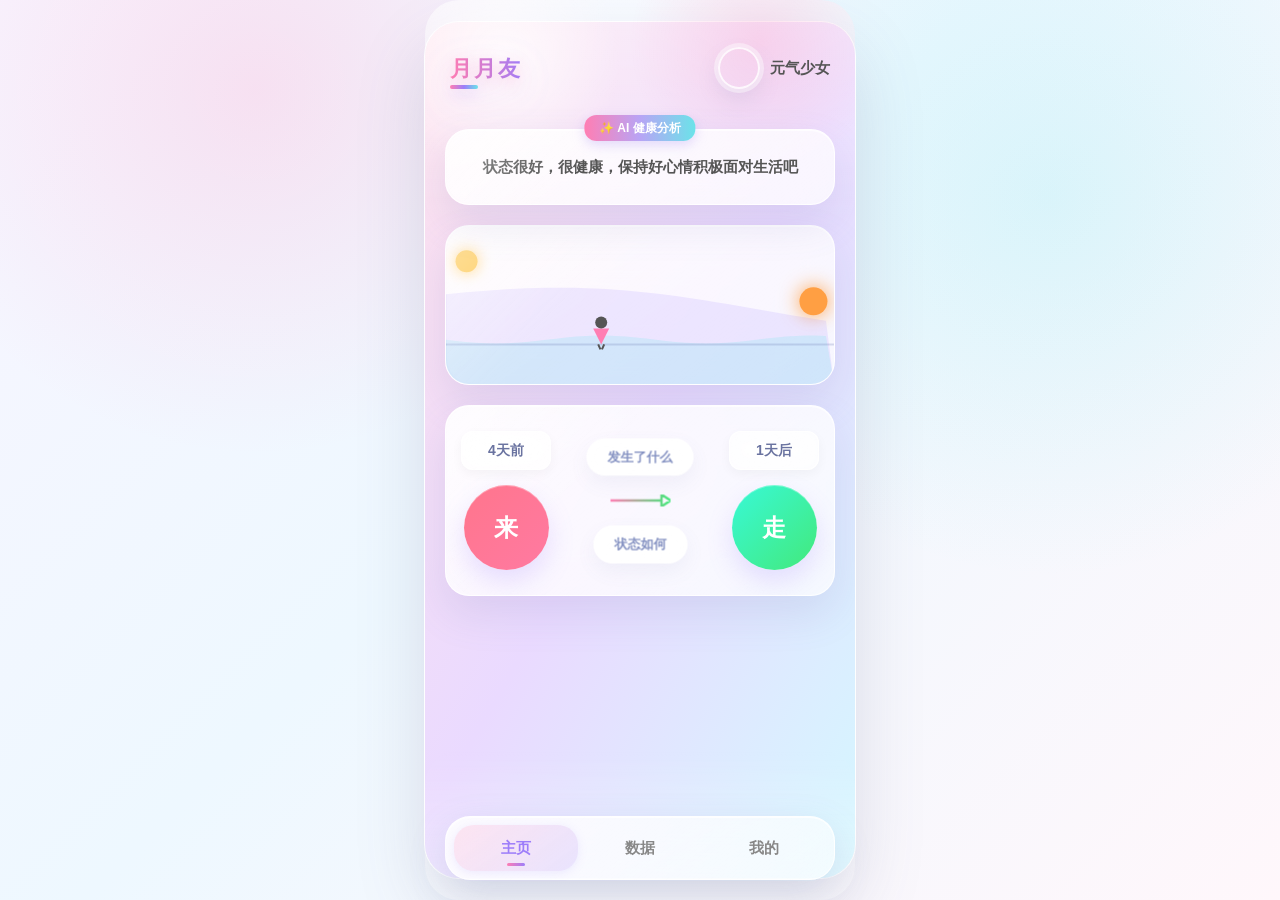
<file: docs/dev-ops/nagix/index.html>
<!DOCTYPE html>
<html lang="zh-CN">
<head>
    <meta charset="UTF-8">
    <meta name="viewport" content="width=device-width, initial-scale=1.0, maximum-scale=1.0, user-scalable=no">
    <title>健康管理 - 月月友</title>
    <link rel="stylesheet" href="css/index.css">
    <link rel="stylesheet" href="css/phone-shell.css">
    <link rel="stylesheet" href="css/polish.css">
</head>
<body>

<div class="header">
    <div class="app-title">月月友</div>
    <div class="header-controls">
        <div class="avatar-container">
            <div class="avatar" id="user-avatar"></div>
            <div class="username" id="user-name">加载中...</div>
        </div>
    </div>
</div>

<div class="content-scroll">

    <div class="glass-panel ai-card">
        <div class="ai-text" id="ai-suggestion">正在分析您的健康状态...</div>
    </div>

    <div class="glass-panel no-padding animation-container">
        <canvas id="journeyCanvas"></canvas>
    </div>

    <div class="glass-panel action-area" id="action-area">
        <div class="action-col">
            <div class="date-box" id="date-come">--月--日</div>
            <button class="circle-btn btn-come" id="btn-come">来</button>
        </div>
        <div class="center-col">
            <div class="cloud-btn" id="btn-what">发生了什么</div>
            <div class="arrow"></div>
            <div class="cloud-btn" id="btn-status">状态如何</div>
        </div>
        <div class="action-col">
            <div class="date-box" id="date-go">--月--日</div>
            <button class="circle-btn btn-go" id="btn-go">走</button>
        </div>
    </div>

</div>

<div class="bottom-nav">
    <div class="nav-item active" data-href="index.html" role="button" tabindex="0">主页</div>
    <div class="nav-item" data-href="data.html" role="button" tabindex="0">数据</div>
    <div class="nav-item" data-href="mine.html" role="button" tabindex="0">我的</div>
</div>

<div class="modal-overlay" id="custom-modal">
    <div class="glass-box">
        <div class="modal-title">提示</div>
        <div class="modal-msg" id="modal-msg">确认操作吗？</div>
        <div class="modal-actions">
            <button class="modal-btn modal-btn-cancel" id="modal-cancel">取消</button>
            <button class="modal-btn modal-btn-confirm" id="modal-confirm">确认</button>
        </div>
    </div>
</div>

<div class="modal-overlay" id="symptom-record-modal">
    <div class="glass-box">
        <div class="close-btn" data-close="symptom-record-modal" role="button" tabindex="0">×</div>
        <div class="modal-title modal-title-tight">今日状态打卡</div>
        <div class="symptom-list">
            <div class="symptom-row" data-symptom="pain" role="button" tabindex="0">
                <span class="symptom-label">痛经程度</span>
                <div class="symptom-val" id="val-pain">正常</div>
            </div>
            <div class="symptom-row" data-symptom="flow" role="button" tabindex="0">
                <span class="symptom-label">流量大小</span>
                <div class="symptom-val" id="val-flow">正常</div>
            </div>
            <div class="symptom-row" data-symptom="mood" role="button" tabindex="0">
                <span class="symptom-label">心情状态</span>
                <div class="symptom-val" id="val-mood">开心</div>
            </div>
            <div class="symptom-row" data-symptom="note" role="button" tabindex="0">
                <span class="symptom-label">额外备注</span>
                <div class="symptom-val symptom-note-preview" id="val-note">无</div>
            </div>
        </div>
        <button class="record-submit-btn" id="btn-submit-symptom">记录完成</button>
    </div>
</div>

<div class="modal-overlay" id="symptom-options-modal">
    <div class="glass-box symptom-options-box">
        <div class="close-btn" data-close="symptom-options-modal" role="button" tabindex="0">×</div>
        <div class="options-container" id="options-container">
        </div>
    </div>
</div>

<div class="modal-overlay" id="symptom-note-modal">
    <div class="glass-box">
        <div class="modal-title">写点悄悄话</div>
        <textarea class="note-input" id="note-textarea" placeholder="今天感觉怎么样？写在这里吧..."></textarea>
        <div class="modal-actions">
            <button class="modal-btn modal-btn-cancel" data-close="symptom-note-modal">返回</button>
            <button class="modal-btn modal-btn-confirm" id="btn-save-note">保存</button>
        </div>
    </div>
</div>
<script src="js/ui-enhance.js"></script>
<script src="js/index.js"></script>
</body>
</html>
</file>
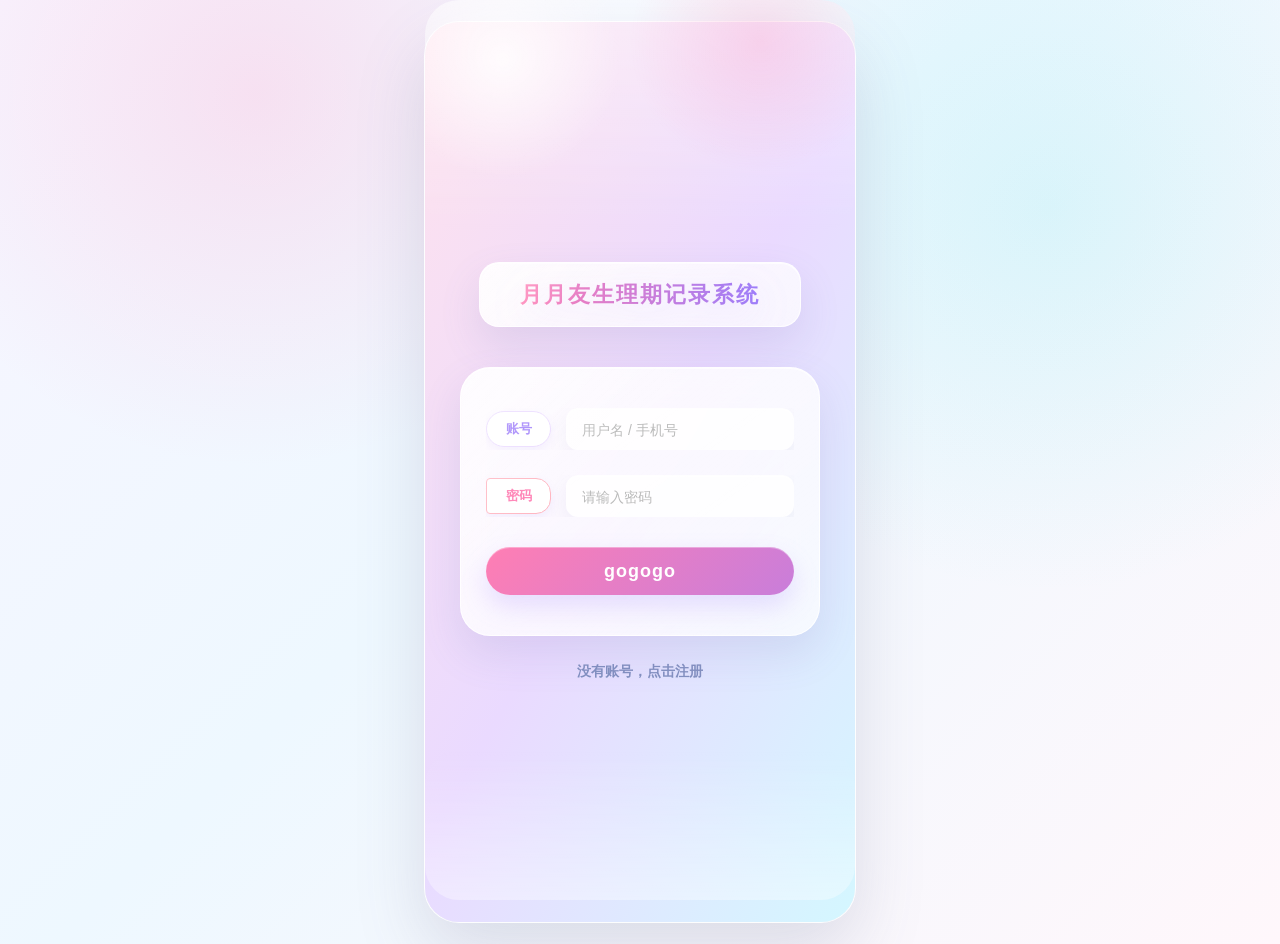
<file: docs/dev-ops/nginx/index.html>
﻿<!DOCTYPE html>
<html lang="zh-CN">
<head>
    <meta charset="UTF-8">
    <meta name="viewport" content="width=device-width, initial-scale=1.0, maximum-scale=1.0, user-scalable=no">
    <title>健康管理 - 月月友</title>
    <link rel="stylesheet" href="css/index.css">
    <link rel="stylesheet" href="css/phone-shell.css">
    <link rel="stylesheet" href="css/polish.css">
</head>
<body>

<div class="header">
    <div class="app-title">月月友</div>
    <div class="header-controls">
        <div class="avatar-container">
            <div class="avatar" id="user-avatar"></div>
            <div class="username" id="user-name">加载中...</div>
        </div>
    </div>
</div>

<div class="content-scroll">

    <div class="glass-panel ai-card" id="ai-advice-card" role="button" tabindex="0">
        <div class="ai-text" id="ai-suggestion">正在分析您的健康状态...</div>
    </div>

    <div class="glass-panel no-padding animation-container">
        <canvas id="journeyCanvas"></canvas>
    </div>

    <div class="glass-panel action-area" id="action-area">
        <div class="action-col">
            <div class="date-box" id="date-come">--月--日</div>
            <button class="circle-btn btn-come" id="btn-come">来</button>
        </div>
        <div class="center-col">
            <div class="cloud-btn" id="btn-what">发生了什么</div>
            <div class="arrow"></div>
            <div class="cloud-btn" id="btn-status">状态如何</div>
        </div>
        <div class="action-col">
            <div class="date-box" id="date-go">--月--日</div>
            <button class="circle-btn btn-go" id="btn-go">走</button>
        </div>
    </div>

</div>

<div class="bottom-nav">
    <div class="nav-item active" data-href="index.html" role="button" tabindex="0">主页</div>
    <div class="nav-item" data-href="data.html" role="button" tabindex="0">数据</div>
    <div class="nav-item" data-href="mine.html" role="button" tabindex="0">我的</div>
</div>

<div class="modal-overlay" id="custom-modal">
    <div class="glass-box">
        <div class="modal-title">提示</div>
        <div class="modal-msg" id="modal-msg">确认操作吗？</div>
        <div class="modal-actions">
            <button class="modal-btn modal-btn-cancel" id="modal-cancel">取消</button>
            <button class="modal-btn modal-btn-confirm" id="modal-confirm">确认</button>
        </div>
    </div>
</div>

<div class="modal-overlay" id="symptom-record-modal">
    <div class="glass-box">
        <div class="close-btn" data-close="symptom-record-modal" role="button" tabindex="0">×</div>
        <div class="modal-title modal-title-tight">今日状态打卡</div>
        <div class="symptom-list">
            <div class="symptom-row" data-symptom="pain" role="button" tabindex="0">
                <span class="symptom-label">痛经程度</span>
                <div class="symptom-val" id="val-pain">正常</div>
            </div>
            <div class="symptom-row" data-symptom="flow" role="button" tabindex="0">
                <span class="symptom-label">流量大小</span>
                <div class="symptom-val" id="val-flow">正常</div>
            </div>
            <div class="symptom-row" data-symptom="mood" role="button" tabindex="0">
                <span class="symptom-label">心情状态</span>
                <div class="symptom-val" id="val-mood">开心</div>
            </div>
            <div class="symptom-row" data-symptom="note" role="button" tabindex="0">
                <span class="symptom-label">额外备注</span>
                <div class="symptom-val symptom-note-preview" id="val-note">无</div>
            </div>
        </div>
        <button class="record-submit-btn" id="btn-submit-symptom">记录完成</button>
    </div>
</div>

<div class="modal-overlay" id="symptom-options-modal">
    <div class="glass-box symptom-options-box">
        <div class="close-btn" data-close="symptom-options-modal" role="button" tabindex="0">×</div>
        <div class="options-container" id="options-container">
        </div>
    </div>
</div>

<div class="modal-overlay" id="symptom-note-modal">
    <div class="glass-box">
        <div class="modal-title">写点悄悄话</div>
        <textarea class="note-input" id="note-textarea" placeholder="今天感觉怎么样？写在这里吧..."></textarea>
        <div class="modal-actions">
            <button class="modal-btn modal-btn-cancel" data-close="symptom-note-modal">返回</button>
            <button class="modal-btn modal-btn-confirm" id="btn-save-note">保存</button>
        </div>
    </div>
</div>
<script src="js/ui-enhance.js"></script>
<script src="js/index.js"></script>
</body>
</html>
</file>
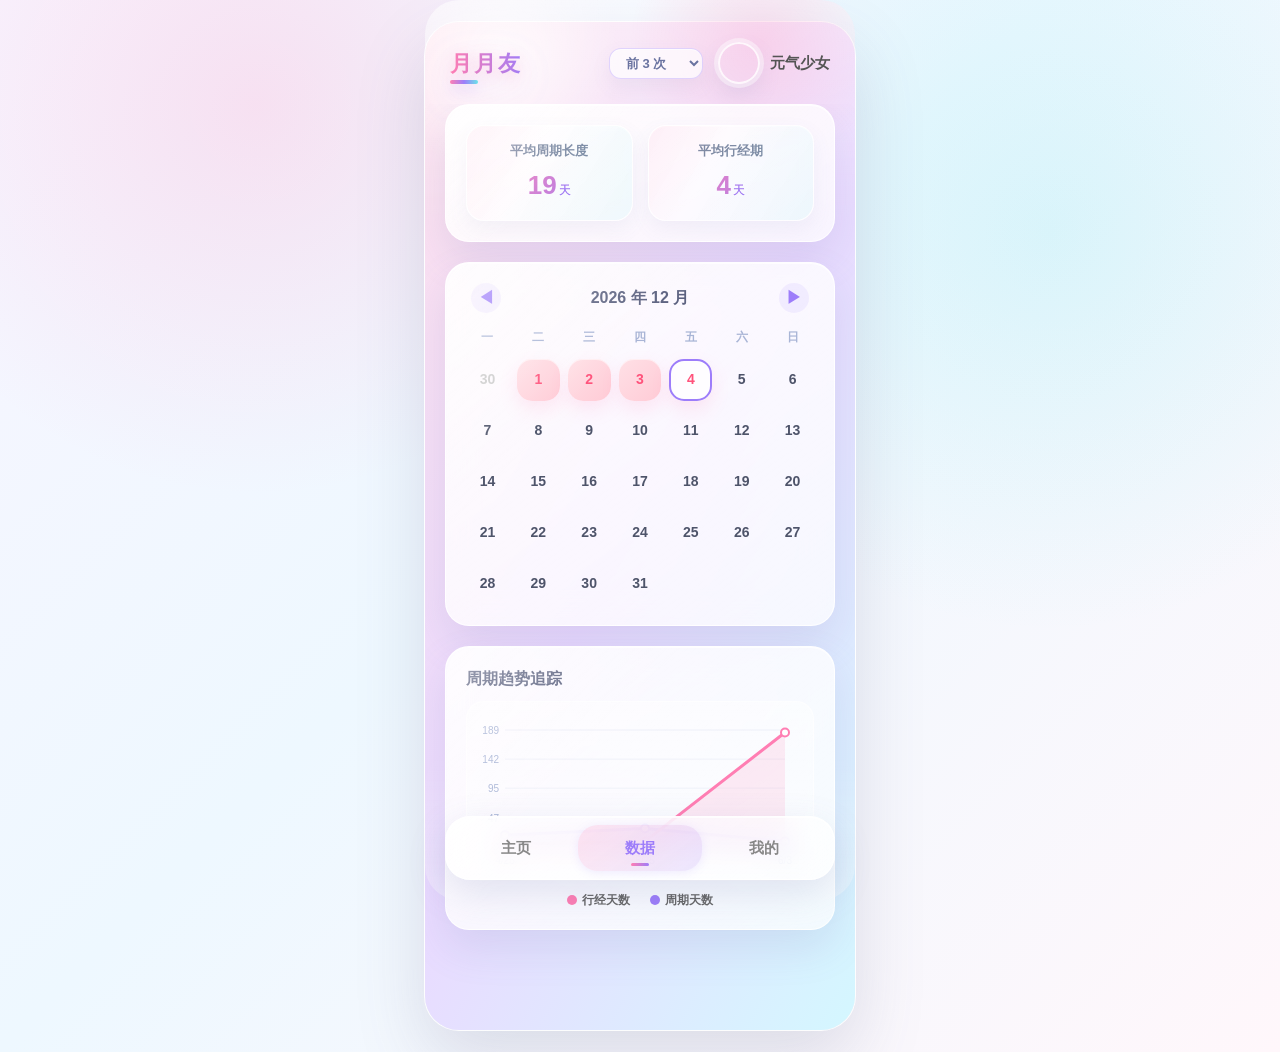
<file: docs/dev-ops/nagix/data.html>
<!DOCTYPE html>
<html lang="zh-CN">
<head>
    <meta charset="UTF-8">
    <meta name="viewport" content="width=device-width, initial-scale=1.0, maximum-scale=1.0, user-scalable=no">
    <title>数据中心 - 月月友</title>
    <link rel="stylesheet" href="css/data.css">
    <link rel="stylesheet" href="css/phone-shell.css">
    <link rel="stylesheet" href="css/polish.css">
</head>
<body>

<div class="header">
    <div class="app-title">月月友</div>
    <div class="header-controls">
        <select class="count-select" id="countSelector">
            <option value="3" selected>前 3 次</option>
            <option value="5">前 5 次</option>
            <option value="10">前 10 次</option>
        </select>
        <div class="avatar-container">
            <div class="avatar" id="user-avatar"></div>
            <div class="username" id="user-name">加载中...</div>
        </div>
    </div>
</div>

<div class="content-scroll">
    <div class="glass-panel stats-grid">
        <div class="stat-box">
            <div class="stat-label">平均周期长度</div>
            <div class="stat-val" id="avg-cycle">--<span class="stat-unit">天</span></div>
        </div>
        <div class="stat-box">
            <div class="stat-label">平均行经期</div>
            <div class="stat-val" id="avg-period">--<span class="stat-unit">天</span></div>
        </div>
    </div>

    <div class="glass-panel" id="calendarPanel">
        <div class="cal-header">
            <button class="cal-nav-btn" id="btn-prev-month">◀</button>
            <div class="cal-title" id="calendar-title">2026 年 06 月</div>
            <button class="cal-nav-btn" id="btn-next-month">▶</button>
        </div>
        <div class="calendar-grid" id="calendarGrid">
        </div>
    </div>

    <div class="glass-panel">
        <div class="cal-title chart-title">周期趋势追踪</div>
        <div class="chart-container">
            <canvas id="trendChart"></canvas>
        </div>
        <div class="chart-legend">
            <div class="legend-item"><div class="dot-period"></div>行经天数</div>
            <div class="legend-item"><div class="dot-interval"></div>周期天数</div>
        </div>
    </div>
</div>

<div class="bottom-nav">
    <div class="nav-item" data-href="index.html" role="button" tabindex="0">主页</div>
    <div class="nav-item active" data-href="data.html" role="button" tabindex="0">数据</div>
    <div class="nav-item" data-href="mine.html" role="button" tabindex="0">我的</div>
</div>
<script src="js/ui-enhance.js"></script>
<script src="js/data.js"></script>
</body>
</html>
</file>
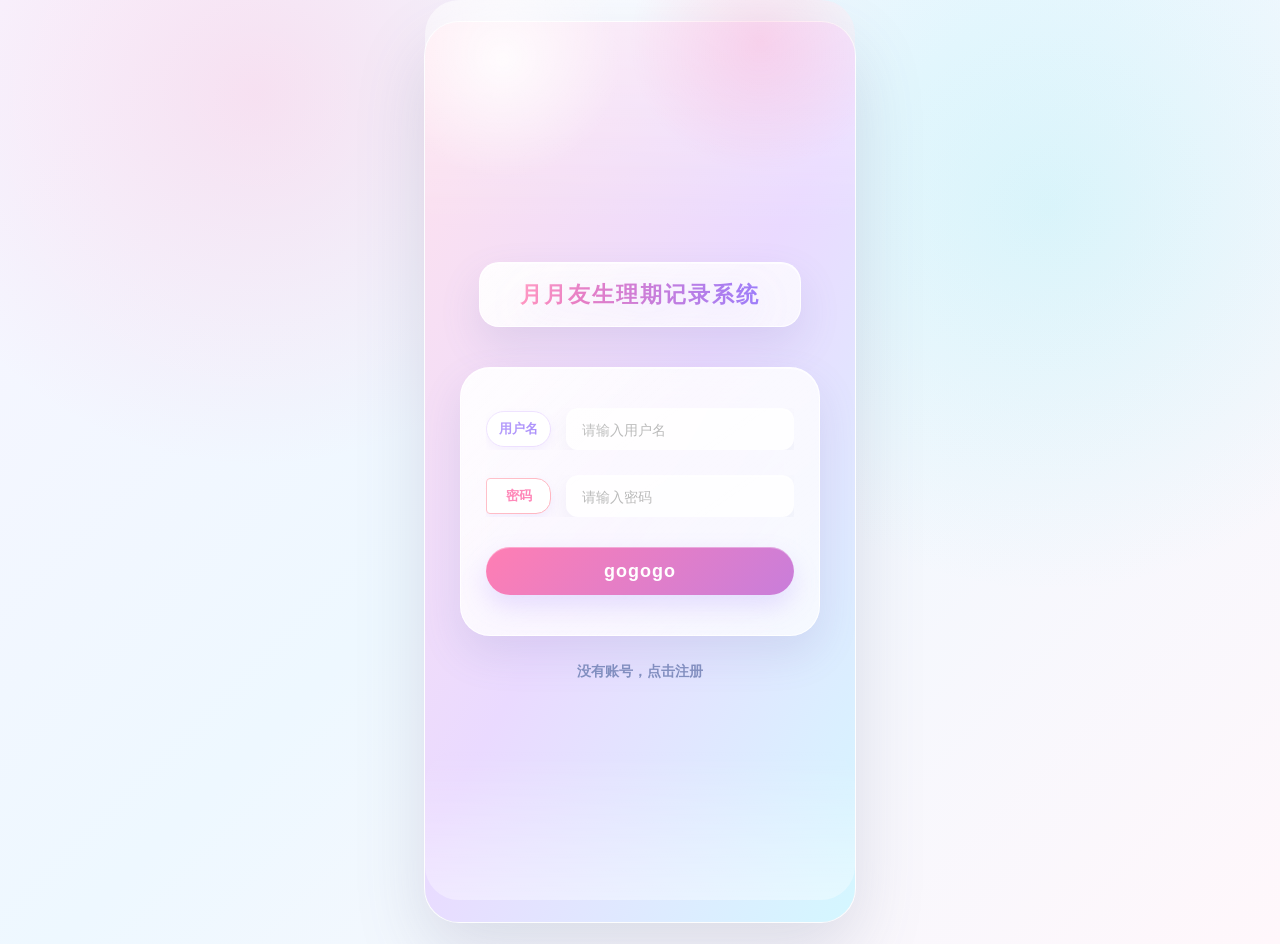
<file: docs/dev-ops/nagix/login.html>
<!DOCTYPE html>
<html lang="zh-CN">
<head>
    <meta charset="UTF-8">
    <meta name="viewport" content="width=device-width, initial-scale=1.0, maximum-scale=1.0, user-scalable=no">
    <title>月月友 - 登录与注册</title>
    <link rel="stylesheet" href="css/login.css">
    <link rel="stylesheet" href="css/phone-shell.css">
    <link rel="stylesheet" href="css/polish.css">
</head>
<body>

<div class="system-title-card">
    <div class="system-title">月月友生理期记录系统</div>
</div>

<div class="auth-card">
    <div class="input-group">
        <div class="label-shape shape-cloud">用户名</div>
        <input type="text" id="inp-username" class="custom-input" placeholder="请输入用户名" autocomplete="off">
    </div>

    <div class="input-group hidden" id="group-phone">
        <div class="label-shape shape-flag">电话</div>
        <input type="tel" id="inp-phone" class="custom-input" placeholder="请输入手机号" autocomplete="off">
    </div>

    <div class="input-group">
        <div class="label-shape shape-paper">密码</div>
        <input type="password" id="inp-password" class="custom-input" placeholder="请输入密码">
    </div>

    <div class="password-hint" id="pwd-hint">
        <span class="hint-item" id="hint-len">至少8个字符</span>
        <span class="hint-item" id="hint-letter">包含字母 (a-z, A-Z)</span>
        <span class="hint-item" id="hint-num">包含数字 (0-9)</span>
        <span class="hint-item" id="hint-sym">包含符号 (如 !@#$%)</span>
    </div>

    <button class="submit-btn" id="btn-submit">gogogo</button>
</div>

<div class="toggle-text" id="btn-toggle">没有账号，点击注册</div>

<div class="modal-overlay" id="custom-modal">
    <div class="modal-box">
        <div class="modal-title">提示</div>
        <div class="modal-msg" id="modal-msg">...</div>
        <div class="modal-actions">
            <button class="modal-btn modal-btn-confirm" id="modal-confirm">我知道了</button>
        </div>
    </div>
</div>
<script src="js/ui-enhance.js"></script>
<script src="js/login.js"></script>
</body>
</html>
</file>
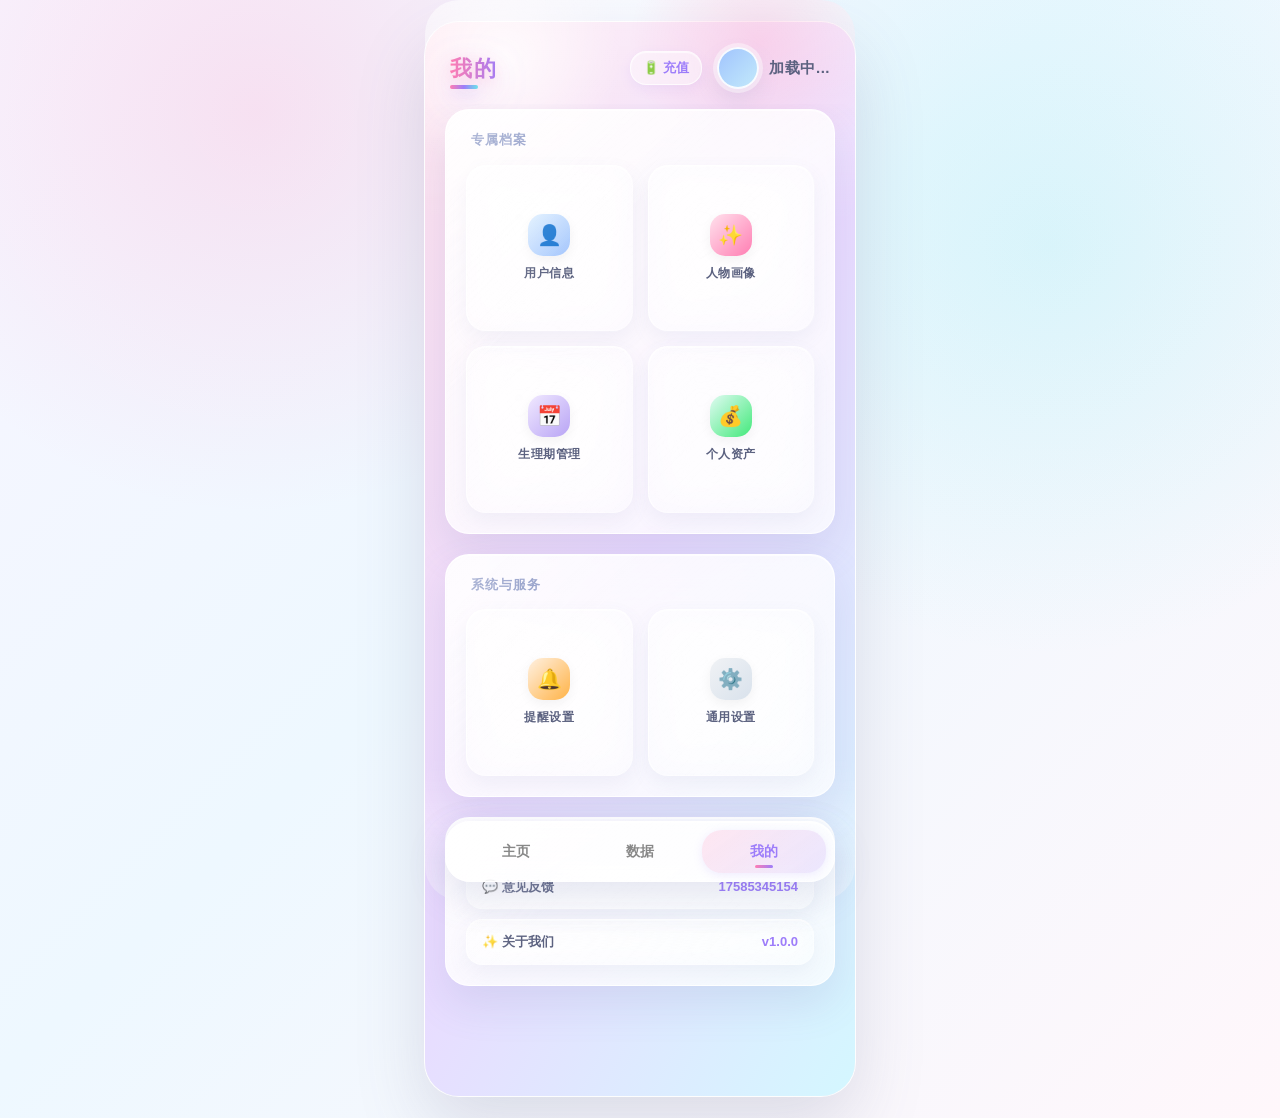
<file: docs/dev-ops/nagix/mine.html>
<!DOCTYPE html>
<html lang="zh-CN">
<head>
    <meta charset="UTF-8">
    <meta name="viewport" content="width=device-width, initial-scale=1.0, maximum-scale=1.0, user-scalable=no">
    <title>我的 - 月月友</title>
    <link rel="stylesheet" href="css/mine.css">
    <link rel="stylesheet" href="css/phone-shell.css">
    <link rel="stylesheet" href="css/polish.css">
</head>
<body>

<div class="header">
    <div class="app-title">我的</div>
    <div class="header-controls">
        <div class="ai-wallet-btn" id="btn-ai-wallet" role="button" tabindex="0">
            <span>🔋</span> 充值
        </div>
        <div class="avatar-container" id="profile-entry" role="button" tabindex="0">
            <div class="avatar" id="user-avatar"></div>
            <div class="username" id="user-name">加载中...</div>
        </div>
    </div>
</div>

<div class="content-scroll">
    <div class="glass-panel">
        <div class="menu-section-title">专属档案</div>
        <div class="menu-grid">
            <div class="menu-tile" data-action="user-info" role="button" tabindex="0">
                <div class="tile-icon icon-blue">👤</div>
                <div class="tile-title">用户信息</div>
            </div>
            <div class="menu-tile" data-dev-feature="人物画像" role="button" tabindex="0">
                <div class="tile-icon icon-pink">✨</div>
                <div class="tile-title">人物画像</div>
            </div>
            <div class="menu-tile" data-action="cycle-manager" role="button" tabindex="0">
                <div class="tile-icon icon-purple">📅</div>
                <div class="tile-title">生理期管理</div>
            </div>
            <div class="menu-tile" data-dev-feature="个人资产" role="button" tabindex="0">
                <div class="tile-icon icon-green">💰</div>
                <div class="tile-title">个人资产</div>
            </div>
        </div>
    </div>

    <div class="glass-panel">
        <div class="menu-section-title">系统与服务</div>
        <div class="menu-grid">
            <div class="menu-tile" data-dev-feature="提醒设置" role="button" tabindex="0">
                <div class="tile-icon icon-orange">🔔</div>
                <div class="tile-title">提醒设置</div>
            </div>
            <div class="menu-tile" data-dev-feature="通用设置" role="button" tabindex="0">
                <div class="tile-icon icon-gray">⚙️</div>
                <div class="tile-title">通用设置</div>
            </div>
        </div>
    </div>

    <div class="glass-panel">
        <div class="footer-links">
            <div class="footer-item" data-href="tel:17585345154" role="button" tabindex="0">
                <span>💬 意见反馈</span>
                <span class="footer-detail">17585345154</span>
            </div>
            <div class="footer-item" id="about-link" role="button" tabindex="0">
                <span>✨ 关于我们</span>
                <span class="footer-detail">v1.0.0</span>
            </div>
        </div>
    </div>
</div>

<div class="bottom-nav">
    <div class="nav-item" data-href="index.html" role="button" tabindex="0">主页</div>
    <div class="nav-item" data-href="data.html" role="button" tabindex="0">数据</div>
    <div class="nav-item active">我的</div>
</div>

<div class="modal-overlay" id="user-info-modal">
    <div class="glass-box">
        <div class="close-btn" data-close="user-info-modal" role="button" tabindex="0">×</div>
        <div class="modal-title">专属档案设置</div>

        <div class="form-scroll-container">
            <div class="avatar-edit-wrapper" id="avatar-random-btn">
                <div class="avatar-preview-lg" id="edit-avatar-preview"></div>
                <div class="avatar-edit-text">点击随机更换头像</div>
            </div>

            <div class="form-group">
                <label class="form-label">昵称 🌸</label>
                <input type="text" id="edit-username" class="glass-input" placeholder="输入你想用的昵称">
            </div>

            <div class="form-group">
                <label class="form-label">手机号 📱</label>
                <input type="tel" id="edit-phone" class="glass-input" placeholder="用于账号找回与提醒">
            </div>

            <div class="form-group">
                <label class="form-label">生日 🎂</label>
                <div class="date-input-wrapper">
                    <div class="date-input-backdrop date-input-backdrop-shadow"></div>
                    <input type="date" id="edit-birthday" class="glass-input date-glass-input">
                </div>
            </div>

            <div class="form-row">
                <div class="form-group half">
                    <label class="form-label">身高 📏 <span class="unit">cm</span></label>
                    <input type="number" id="edit-height" class="glass-input" placeholder="如: 165">
                </div>
                <div class="form-group half">
                    <label class="form-label">体重 ⚖️ <span class="unit">kg</span></label>
                    <input type="number" id="edit-weight" class="glass-input" placeholder="如: 50">
                </div>
            </div>
        </div>
        <button class="modal-btn modal-btn-confirm modal-submit-btn" id="btn-submit-user-info">保存档案</button>
    </div>
</div>

<div class="modal-overlay" id="cycle-manage-modal">
    <div class="glass-box cycle-manage-box">
        <div class="close-btn" data-close="cycle-manage-modal" role="button" tabindex="0">×</div>
        <div class="modal-title modal-title-tight">历史周期管理</div>

        <div id="cycle-list-container" class="cycle-list-container">
            <div class="cycle-cards-wrapper" id="cycle-cards-wrapper">
            </div>
            <div class="loading-text" id="cycle-loading-text">向下滑动加载更多...</div>
        </div>
    </div>
</div>

<div class="modal-overlay" id="cycle-edit-modal">
    <div class="glass-box cycle-edit-box">
        <div class="close-btn" data-close="cycle-edit-modal" role="button" tabindex="0">×</div>
        <div class="modal-title">修改周期区间</div>

        <input type="hidden" id="edit-cycle-id">
        <div class="form-group">
            <label class="form-label">开始时间 🟢</label>
            <div class="date-input-wrapper">
                <div class="date-input-backdrop"></div>
                <input type="date" id="edit-cycle-start" class="glass-input date-glass-input">
            </div>
        </div>
        <div class="form-group">
            <label class="form-label">结束时间 🔴</label>
            <div class="date-input-wrapper">
                <div class="date-input-backdrop"></div>
                <input type="date" id="edit-cycle-end" class="glass-input date-glass-input">
            </div>
        </div>

        <button class="modal-btn modal-btn-confirm modal-submit-btn" id="btn-confirm-cycle-edit">确认修改</button>
    </div>
</div>

<div class="modal-overlay custom-modal-overlay" id="custom-modal">
    <div class="glass-box custom-modal-box">
        <div class="modal-title">提示</div>
        <div class="modal-msg" id="modal-msg">确认操作吗？</div>
        <div class="modal-actions">
            <button class="modal-btn modal-btn-cancel" id="modal-cancel">取消</button>
            <button class="modal-btn modal-btn-confirm" id="modal-confirm">确认</button>
        </div>
    </div>
</div>
<script src="js/ui-enhance.js"></script>
<script src="js/mine.js"></script>
</body>
</html>
</file>
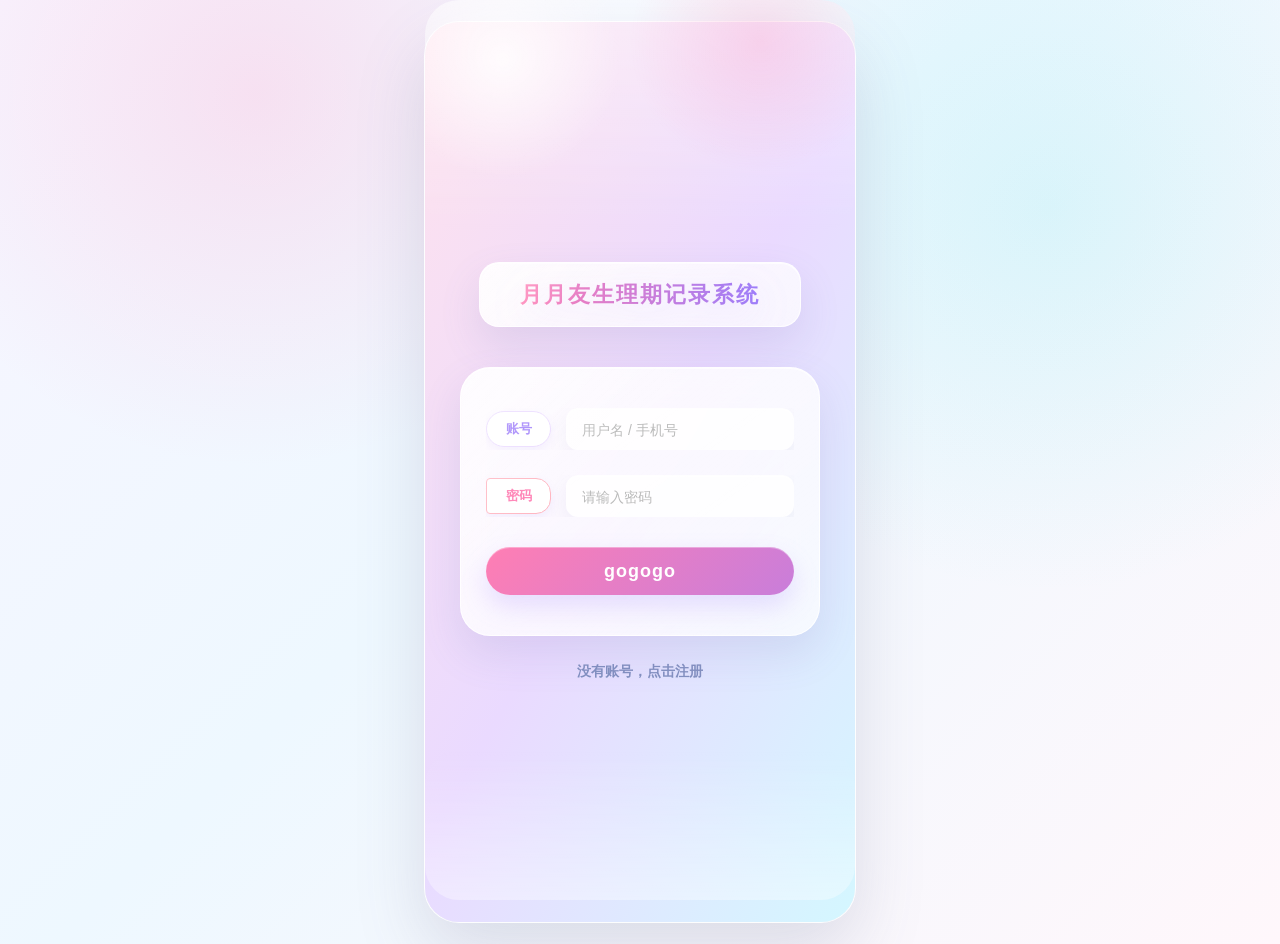
<file: docs/dev-ops/nginx/login.html>
<!DOCTYPE html>
<html lang="zh-CN">
<head>
    <meta charset="UTF-8">
    <meta name="viewport" content="width=device-width, initial-scale=1.0, maximum-scale=1.0, user-scalable=no">
    <title>月月友 - 登录与注册</title>
    <link rel="stylesheet" href="css/login.css">
    <link rel="stylesheet" href="css/phone-shell.css">
    <link rel="stylesheet" href="css/polish.css">
</head>
<body>

<div class="system-title-card">
    <div class="system-title">月月友生理期记录系统</div>
</div>

<div class="auth-card">
    <div class="input-group">
        <div class="label-shape shape-cloud" id="label-account">账号</div>
        <input type="text" id="inp-username" class="custom-input" placeholder="用户名 / 手机号" autocomplete="off">
    </div>

    <div class="input-group hidden" id="group-phone">
        <div class="label-shape shape-flag">电话</div>
        <input type="tel" id="inp-phone" class="custom-input" placeholder="请输入手机号" autocomplete="off">
    </div>

    <div class="input-group">
        <div class="label-shape shape-paper">密码</div>
        <input type="password" id="inp-password" class="custom-input" placeholder="请输入密码">
    </div>

    <div class="password-hint" id="pwd-hint">
        <span class="hint-item" id="hint-len">至少8个字符</span>
        <span class="hint-item" id="hint-letter">包含字母 (a-z, A-Z)</span>
        <span class="hint-item" id="hint-num">包含数字 (0-9)</span>
        <span class="hint-item" id="hint-sym">包含符号 (如 !@#$%)</span>
    </div>

    <button class="submit-btn" id="btn-submit">gogogo</button>
</div>

<div class="toggle-text" id="btn-toggle">没有账号，点击注册</div>

<div class="modal-overlay" id="custom-modal">
    <div class="modal-box">
        <div class="modal-title">提示</div>
        <div class="modal-msg" id="modal-msg">...</div>
        <div class="modal-actions">
            <button class="modal-btn modal-btn-confirm" id="modal-confirm">我知道了</button>
        </div>
    </div>
</div>
<script src="js/ui-enhance.js"></script>
<script src="js/login.js"></script>
</body>
</html>
</file>
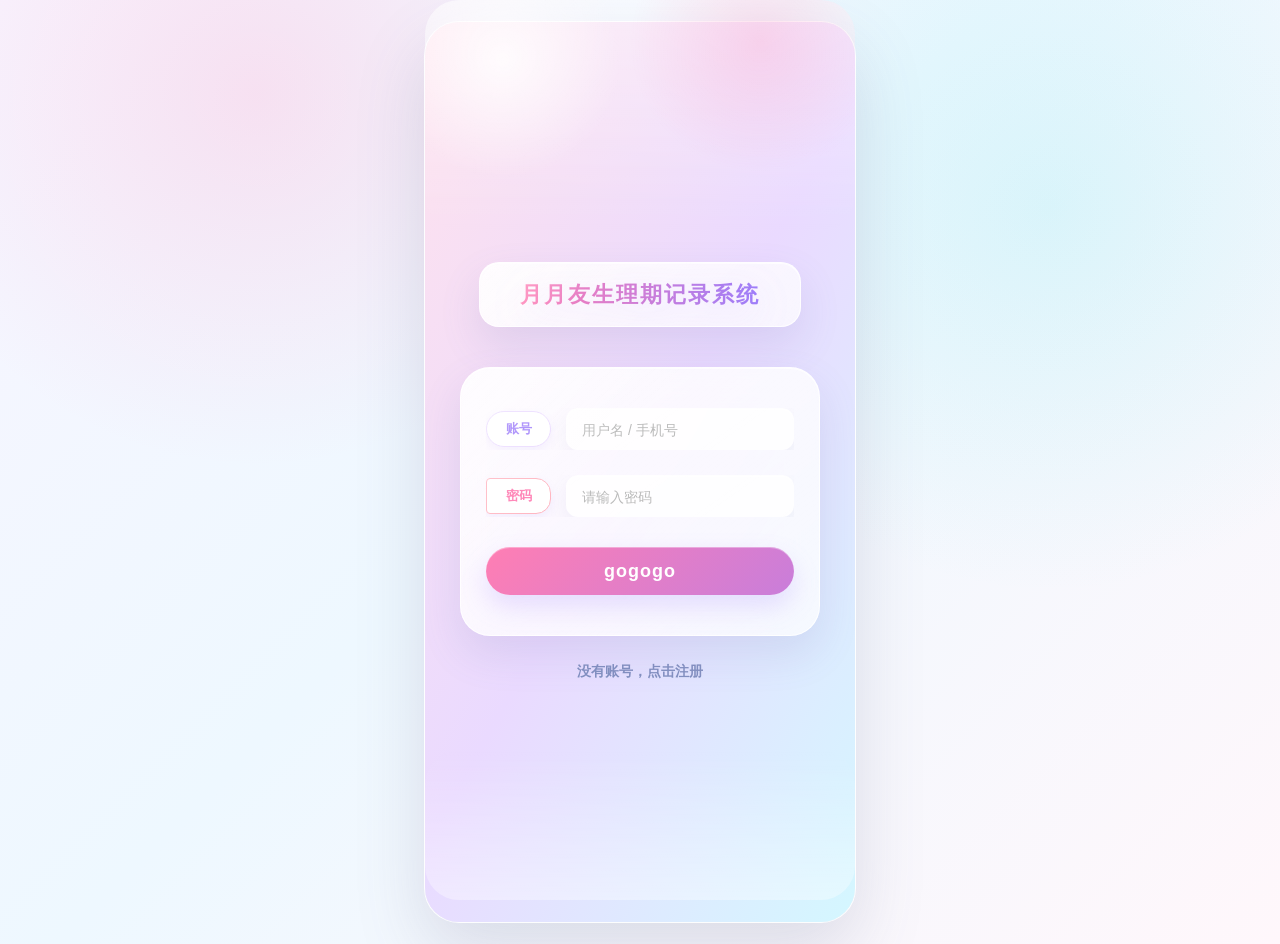
<file: docs/dev-ops/nginx/mine.html>
﻿<!DOCTYPE html>
<html lang="zh-CN">
<head>
    <meta charset="UTF-8">
    <meta name="viewport" content="width=device-width, initial-scale=1.0, maximum-scale=1.0, user-scalable=no">
    <title>我的 - 月月友</title>
    <link rel="stylesheet" href="css/mine.css">
    <link rel="stylesheet" href="css/phone-shell.css">
    <link rel="stylesheet" href="css/polish.css">
</head>
<body>

<div class="header">
    <div class="app-title">我的</div>
    <div class="header-controls">
        <div class="ai-wallet-btn" id="btn-ai-wallet" role="button" tabindex="0">
            <span>🔋</span> 充值
        </div>
        <div class="avatar-container" id="profile-entry" role="button" tabindex="0">
            <div class="avatar" id="user-avatar"></div>
            <div class="username" id="user-name">加载中...</div>
        </div>
    </div>
</div>

<div class="content-scroll">
    <div class="glass-panel">
        <div class="menu-section-title">专属档案</div>
        <div class="menu-grid">
            <div class="menu-tile" data-action="user-info" role="button" tabindex="0">
                <div class="tile-icon icon-blue">👤</div>
                <div class="tile-title">用户信息</div>
            </div>
            <div class="menu-tile" data-action="persona" role="button" tabindex="0">
                <div class="tile-icon icon-pink">✨</div>
                <div class="tile-title">人物画像</div>
            </div>
            <div class="menu-tile" data-action="cycle-manager" role="button" tabindex="0">
                <div class="tile-icon icon-purple">📅</div>
                <div class="tile-title">生理期管理</div>
            </div>
            <div class="menu-tile" data-dev-feature="个人资产" role="button" tabindex="0">
                <div class="tile-icon icon-green">💰</div>
                <div class="tile-title">个人资产</div>
            </div>
        </div>
    </div>

    <div class="glass-panel">
        <div class="menu-section-title">系统与服务</div>
        <div class="menu-grid">
            <div class="menu-tile" data-dev-feature="提醒设置" role="button" tabindex="0">
                <div class="tile-icon icon-orange">🔔</div>
                <div class="tile-title">提醒设置</div>
            </div>
            <div class="menu-tile" data-dev-feature="通用设置" role="button" tabindex="0">
                <div class="tile-icon icon-gray">⚙️</div>
                <div class="tile-title">通用设置</div>
            </div>
        </div>
    </div>

    <div class="glass-panel">
        <div class="footer-links">
            <div class="footer-item" data-href="tel:17585345154" role="button" tabindex="0">
                <span>💬 意见反馈</span>
                <span class="footer-detail">17585345154</span>
            </div>
            <div class="footer-item" id="about-link" role="button" tabindex="0">
                <span>✨ 关于我们</span>
                <span class="footer-detail">v1.0.0</span>
            </div>
        </div>
    </div>
</div>

<div class="bottom-nav">
    <div class="nav-item" data-href="index.html" role="button" tabindex="0">主页</div>
    <div class="nav-item" data-href="data.html" role="button" tabindex="0">数据</div>
    <div class="nav-item active">我的</div>
</div>

<div class="modal-overlay" id="user-info-modal">
    <div class="glass-box">
        <div class="close-btn" data-close="user-info-modal" role="button" tabindex="0">×</div>
        <div class="modal-title">专属档案设置</div>

        <div class="form-scroll-container">
            <div class="avatar-edit-wrapper" id="avatar-random-btn">
                <div class="avatar-preview-lg" id="edit-avatar-preview"></div>
                <div class="avatar-edit-text">点击随机更换头像</div>
            </div>

            <div class="form-group">
                <label class="form-label">昵称 🌸</label>
                <input type="text" id="edit-username" class="glass-input" placeholder="输入你想用的昵称">
            </div>

            <div class="form-group">
                <label class="form-label">手机号 📱</label>
                <input type="tel" id="edit-phone" class="glass-input" placeholder="用于账号找回与提醒">
            </div>

            <div class="form-group">
                <label class="form-label">生日 🎂</label>
                <div class="date-input-wrapper">
                    <div class="date-input-backdrop date-input-backdrop-shadow"></div>
                    <input type="date" id="edit-birthday" class="glass-input date-glass-input">
                </div>
            </div>

            <div class="form-row">
                <div class="form-group half">
                    <label class="form-label">身高 📏 <span class="unit">cm</span></label>
                    <input type="number" id="edit-height" class="glass-input" placeholder="如: 165">
                </div>
                <div class="form-group half">
                    <label class="form-label">体重 ⚖️ <span class="unit">kg</span></label>
                    <input type="number" id="edit-weight" class="glass-input" placeholder="如: 50">
                </div>
            </div>
        </div>
        <button class="modal-btn modal-btn-confirm modal-submit-btn" id="btn-submit-user-info">保存档案</button>
    </div>
</div>

<div class="modal-overlay" id="cycle-manage-modal">
    <div class="glass-box cycle-manage-box">
        <div class="close-btn" data-close="cycle-manage-modal" role="button" tabindex="0">×</div>
        <div class="modal-title modal-title-tight">历史周期管理</div>

        <div id="cycle-list-container" class="cycle-list-container">
            <div class="cycle-cards-wrapper" id="cycle-cards-wrapper">
            </div>
            <div class="loading-text" id="cycle-loading-text">向下滑动加载更多...</div>
        </div>
    </div>
</div>

<div class="modal-overlay" id="cycle-edit-modal">
    <div class="glass-box cycle-edit-box">
        <div class="close-btn" data-close="cycle-edit-modal" role="button" tabindex="0">×</div>
        <div class="modal-title">修改周期区间</div>

        <input type="hidden" id="edit-cycle-id">
        <div class="form-group">
            <label class="form-label">开始时间 🟢</label>
            <div class="date-input-wrapper">
                <div class="date-input-backdrop"></div>
                <input type="date" id="edit-cycle-start" class="glass-input date-glass-input">
            </div>
        </div>
        <div class="form-group">
            <label class="form-label">结束时间 🔴</label>
            <div class="date-input-wrapper">
                <div class="date-input-backdrop"></div>
                <input type="date" id="edit-cycle-end" class="glass-input date-glass-input">
            </div>
        </div>

        <button class="modal-btn modal-btn-confirm modal-submit-btn" id="btn-confirm-cycle-edit">确认修改</button>
    </div>
</div>


<div class="modal-overlay" id="persona-modal">
    <div class="glass-box persona-box">
        <div class="close-btn" data-close="persona-modal" role="button" tabindex="0">×</div>
        <div class="modal-title">AI 人物画像</div>
        <div class="persona-content" id="persona-content">点击后将结合你的周期记录、症状和档案生成画像。</div>
    </div>
</div>
<div class="modal-overlay custom-modal-overlay" id="custom-modal">
    <div class="glass-box custom-modal-box">
        <div class="modal-title">提示</div>
        <div class="modal-msg" id="modal-msg">确认操作吗？</div>
        <div class="modal-actions">
            <button class="modal-btn modal-btn-cancel" id="modal-cancel">取消</button>
            <button class="modal-btn modal-btn-confirm" id="modal-confirm">确认</button>
        </div>
    </div>
</div>
<script src="js/ui-enhance.js"></script>
<script src="js/mine.js"></script>
</body>
</html>
</file>
<file: docs/dev-ops/nagix/css/index.css>
/* ================= 全局样式与极光背景复用 ================= */
* { margin: 0; padding: 0; box-sizing: border-box; font-family: 'Helvetica Neue', Helvetica, 'PingFang SC', sans-serif; }

body {
    background: linear-gradient(120deg, #ffe2ed 0%, #eadaff 25%, #d4f7ff 50%, #e0fbf2 75%, #ffe2ed 100%);
    background-size: 200% 200%; animation: auroraBreathe 12s ease infinite; color: #333;
    min-height: 100vh; display: flex; flex-direction: column; overflow-x: hidden;
}

@keyframes auroraBreathe { 0% { background-position: 0% 50%; } 50% { background-position: 100% 50%; } 100% { background-position: 0% 50%; } }

/* ================= 顶部栏样式 ================= */
.header { display: flex; justify-content: space-between; align-items: center; padding: 25px 25px 15px 25px; }
.app-title { font-size: 22px; font-weight: 800; background: linear-gradient(90deg, #ff7eb3, #9d7dfa); -webkit-background-clip: text; color: transparent; letter-spacing: 2px; text-shadow: 0 4px 15px rgba(255,126,179,0.3); position: relative; }
.app-title::after { content: ''; position: absolute; bottom: -4px; left: 0; width: 15px; height: 3px; background: #9d7dfa; border-radius: 2px; }

.header-controls { display: flex; align-items: center; gap: 15px; }
.avatar-container { display: flex; align-items: center; gap: 10px; cursor: pointer; }
.avatar { width: 42px; height: 42px; background: linear-gradient(135deg, #a1c4fd, #c2e9fb); background-size: cover; background-position: center; border-radius: 50%; border: 2px solid rgba(255,255,255,0.8); box-shadow: 0 4px 10px rgba(0,0,0,0.05); }
.username { font-size: 15px; font-weight: 600; color: #555; }

/* ================= 核心滚动区与玻璃卡片 ================= */
.content-scroll { flex: 1; padding: 10px 20px 0 20px; overflow-y: auto; display: flex; flex-direction: column; gap: 20px; padding-bottom: 110px; }

.glass-panel {
    background: rgba(255, 255, 255, 0.4);
    backdrop-filter: blur(25px); -webkit-backdrop-filter: blur(25px);
    border: 1px solid rgba(255, 255, 255, 0.6);
    border-top: 1.5px solid rgba(255, 255, 255, 0.8); /* 高光边框 */
    border-left: 1.5px solid rgba(255, 255, 255, 0.8);
    border-radius: 24px; padding: 20px;
    box-shadow: inset 0 2px 5px rgba(255,255,255,0.4), 0 8px 30px rgba(162, 169, 255, 0.12);
    position: relative;
    transition: all 0.4s cubic-bezier(0.25, 0.8, 0.25, 1);
}

.glass-panel:hover {
    transform: translateY(-4px);
    background: rgba(255, 255, 255, 0.6);
    box-shadow: inset 0 2px 5px rgba(255,255,255,0.8), 0 15px 35px rgba(162, 169, 255, 0.2);
    border-color: rgba(255, 255, 255, 0.9);
}

.glass-panel.no-padding { padding: 0; overflow: hidden; }

/* ================= AI卡片特有样式 (修复遮挡) ================= */
.ai-card {
    padding: 25px 20px;
    text-align: center;
    margin-top: 15px; /* 增加上边距，防止标签顶到上面 */
    z-index: 10; /* 确保层级足够高 */
}
.ai-card::before {
    content: '✨ AI 健康分析';
    position: absolute;
    top: -15px; /* 将标签向上移动，脱离边框 */
    left: 50%;
    transform: translateX(-50%);
    background: linear-gradient(90deg, #ff7eb3, #b8a4f5, #6be3e9);
    color: white;
    padding: 4px 15px;
    border-radius: 12px;
    font-size: 12px;
    font-weight: bold;
    box-shadow: 0 4px 12px rgba(184, 164, 245, 0.4);
    z-index: 11; /* 确保标签在卡片之上 */
}
.ai-text { font-size: 15px; color: #555; line-height: 1.6; font-weight: 600; }

/* ================= 治愈系动画容器 ================= */
.animation-container { height: 160px; width: 100%; }
#journeyCanvas { width: 100%; height: 100%; display: block; }

/* ================= 核心操作区 ================= */
.action-area { display: flex; justify-content: space-between; align-items: center; padding: 25px 15px; transition: all 0.5s ease; }
.action-area.reverse { flex-direction: row-reverse; }
.action-col { display: flex; flex-direction: column; align-items: center; gap: 15px; z-index: 2; }

.date-box {
    background: rgba(255, 255, 255, 0.5); backdrop-filter: blur(10px);
    padding: 8px 16px; border-radius: 12px; font-size: 14px; font-weight: bold; color: #6a73a0;
    box-shadow: 0 4px 12px rgba(0,0,0,0.04); min-width: 90px; text-align: center;
    border: 1px solid rgba(255, 255, 255, 0.9);
}
.circle-btn { width: 85px; height: 85px; border-radius: 50%; border: none; color: white; font-size: 24px; font-weight: bold; display: flex; justify-content: center; align-items: center; cursor: pointer; transition: all 0.3s; }
.btn-come { background: linear-gradient(135deg, #ff758c 0%, #ff7eb3 100%); box-shadow: 0 8px 25px rgba(255, 126, 179, 0.4); }
.btn-go { background: linear-gradient(135deg, #38f9d7 0%, #43e97b 100%); box-shadow: 0 8px 25px rgba(67, 233, 123, 0.4); }
.circle-btn:active { transform: scale(0.9) translateY(2px); box-shadow: 0 4px 10px rgba(0,0,0,0.15); filter: brightness(0.95); }

.center-col { position: absolute; left: 50%; top: 50%; transform: translate(-50%, -50%); display: flex; flex-direction: column; align-items: center; justify-content: center; gap: 15px; height: 100%; z-index: 1; }
.cloud-btn {
    background: rgba(255, 255, 255, 0.8); border: 1.5px solid rgba(255, 255, 255, 1); backdrop-filter: blur(8px);
    padding: 8px 20px; border-radius: 20px; font-size: 13px; font-weight: 700; color: #8390c1;
    box-shadow: 0 4px 15px rgba(131, 144, 193, 0.15); cursor: pointer; transition: all 0.3s;
}
.cloud-btn:active { transform: scale(0.95); }
.cloud-btn:hover { background: #fff; transform: translateY(-2px); box-shadow: 0 6px 20px rgba(131, 144, 193, 0.25); }

.arrow { width: 60px; height: 20px; background: linear-gradient(90deg, #ff7eb3, #43e97b); -webkit-mask: url("data:image/svg+xml,%3Csvg xmlns='http://www.w3.org/2000/svg' viewBox='0 0 100 20'%3E%3Cpath d='M0 10 L85 10 M85 0 L100 10 L85 20 Z' fill='none' stroke='black' stroke-width='4' stroke-linejoin='round'/%3E%3C/svg%3E") center/contain no-repeat; mask: url("data:image/svg+xml,%3Csvg xmlns='http://www.w3.org/2000/svg' viewBox='0 0 100 20'%3E%3Cpath d='M0 10 L85 10 M85 0 L100 10 L85 20 Z' fill='none' stroke='black' stroke-width='4' stroke-linejoin='round'/%3E%3C/svg%3E") center/contain no-repeat; animation: arrowFloat 2s ease-in-out infinite; }
@keyframes arrowFloat { 0%, 100% { transform: translateX(0); } 50% { transform: translateX(3px); } }

/* ================= 底部固定导航栏 ================= */
.bottom-nav { position: fixed; bottom: 0; left: 0; right: 0; margin: 20px 20px 30px 20px; background: rgba(255, 255, 255, 0.7); backdrop-filter: blur(15px); border: 1px solid rgba(255, 255, 255, 0.8); border-radius: 25px; display: flex; justify-content: space-between; padding: 8px; box-shadow: 0 10px 30px rgba(0,0,0,0.04); z-index: 100; }
.nav-item { flex: 1; text-align: center; padding: 12px 0; border-radius: 20px; font-size: 15px; font-weight: 600; color: #888; cursor: pointer; transition: all 0.3s; }
.nav-item.active { background: #f1e9ff; color: #9d7dfa; box-shadow: 0 2px 10px rgba(157, 125, 250, 0.15); }

::-webkit-scrollbar { width: 0px; background: transparent; }

/* ================= 弹窗样式调整 ================= */
.modal-overlay { position: fixed; top: 0; left: 0; right: 0; bottom: 0; background: rgba(142, 153, 194, 0.3); backdrop-filter: blur(8px); -webkit-backdrop-filter: blur(8px); z-index: 9999; display: flex; justify-content: center; align-items: center; opacity: 0; pointer-events: none; transition: opacity 0.3s ease; }
.modal-overlay.show { opacity: 1; pointer-events: auto; }

.glass-box {
    background: rgba(255, 255, 255, 0.85); border: 1px solid rgba(255, 255, 255, 0.9);
    box-shadow: 0 20px 50px rgba(131, 144, 193, 0.25); border-radius: 24px;
    padding: 25px; width: 85%; max-width: 340px; transform: scale(0.85);
    transition: transform 0.4s cubic-bezier(0.34, 1.56, 0.64, 1); position: relative;
}
.modal-overlay.show .glass-box { transform: scale(1); }

.close-btn { position: absolute; top: 15px; right: 15px; font-size: 24px; color: #a9b5d6; cursor: pointer; width: 30px; height: 30px; display: flex; align-items: center; justify-content: center; border-radius: 50%; transition: all 0.2s; }
.close-btn:hover { background: rgba(0,0,0,0.05); color: #ff7eb3; }

.modal-title { font-size: 18px; font-weight: 800; color: #5c6280; margin-bottom: 20px; text-align: center; }
.modal-msg { font-size: 15px; color: #666; margin-bottom: 25px; line-height: 1.5; text-align: center; }
.modal-actions { display: flex; gap: 15px; justify-content: center; margin-top: 15px;}
.modal-btn { flex: 1; padding: 12px 0; border-radius: 18px; border: none; font-size: 15px; font-weight: bold; cursor: pointer; transition: all 0.2s; }
.modal-btn-cancel { background: rgba(157, 125, 250, 0.1); color: #9d7dfa; }
.modal-btn-confirm { background: linear-gradient(135deg, #ff7eb3 0%, #9d7dfa 100%); color: white; box-shadow: 0 4px 15px rgba(157, 125, 250, 0.3); }
.modal-btn-confirm:active { transform: scale(0.95); }

/* ================= 状态记录面板 ================= */
.symptom-list { display: flex; flex-direction: column; gap: 16px; margin-bottom: 25px; margin-top: 10px;}
.symptom-row {
    display: flex; justify-content: space-between; align-items: center;
    background: rgba(255, 255, 255, 0.6); border: 1px solid rgba(157, 125, 250, 0.2);
    border-radius: 20px; padding: 12px 15px 12px 20px; cursor: pointer; transition: all 0.3s;
    box-shadow: 0 2px 10px rgba(0,0,0,0.02);
}
.symptom-row:active { transform: scale(0.97); background: rgba(241, 233, 255, 0.8); border-color: #9d7dfa; }
.symptom-label { font-size: 15px; color: #5c6280; font-weight: 600; }
.symptom-val {
    background: #f1e9ff; border: 1px solid transparent; border-radius: 16px;
    padding: 6px 16px; font-size: 14px; color: #9d7dfa; font-weight: bold;
    min-width: 70px; text-align: center; pointer-events: none;
}

.record-submit-btn {
    width: 100%; background: linear-gradient(135deg, #38f9d7 0%, #43e97b 100%);
    border: none; color: white; padding: 14px 0; border-radius: 20px;
    font-size: 16px; font-weight: bold; cursor: pointer;
    box-shadow: 0 8px 20px rgba(67, 233, 123, 0.3); transition: all 0.2s;
}
.record-submit-btn:active { transform: scale(0.95); box-shadow: 0 4px 10px rgba(67, 233, 123, 0.2); }

.options-container { display: flex; justify-content: center; flex-wrap: wrap; gap: 15px; padding: 10px 0; }
.option-btn {
    background: rgba(255,255,255,0.7); border: 1.5px solid rgba(157, 125, 250, 0.3);
    width: 75px; height: 50px; border-radius: 25px; display: flex; align-items: center; justify-content: center;
    font-size: 14px; font-weight: 600; color: #5c6280; cursor: pointer; transition: all 0.3s cubic-bezier(0.34, 1.56, 0.64, 1);
    box-shadow: 0 4px 10px rgba(0,0,0,0.03);
}
.option-btn:hover { transform: translateY(-2px); border-color: #ff7eb3; color: #ff7eb3; }
.option-btn.selected {
    background: linear-gradient(135deg, #ff7eb3, #9d7dfa); border-color: transparent; color: white;
    box-shadow: 0 6px 15px rgba(157, 125, 250, 0.4); transform: scale(1.05);
}

.note-input {
    width: 100%; background: rgba(255,255,255,0.6); border: 1.5px solid rgba(157, 125, 250, 0.3);
    border-radius: 20px; padding: 15px; font-size: 14px; color: #555; outline: none; resize: none;
    height: 120px; margin-bottom: 5px; transition: all 0.3s;
}
.note-input:focus { border-color: #9d7dfa; background: rgba(255,255,255,0.9); box-shadow: 0 0 15px rgba(157, 125, 250, 0.15); }

/* ================= 体验增强与响应式细节 ================= */
body { line-height: 1.5; -webkit-font-smoothing: antialiased; }
button, textarea { font: inherit; }

.glass-panel {
    animation: softRise 0.55s cubic-bezier(0.22, 1, 0.36, 1) both;
}

.glass-panel:nth-child(2) { animation-delay: 0.05s; }
.glass-panel:nth-child(3) { animation-delay: 0.1s; }

@keyframes softRise {
    from { opacity: 0; transform: translateY(12px); }
    to { opacity: 1; transform: translateY(0); }
}

.bottom-nav {
    left: 50%;
    right: auto;
    width: calc(100% - 40px);
    max-width: 480px;
    margin: 0 0 max(20px, env(safe-area-inset-bottom)) 0;
    transform: translateX(-50%);
}

.nav-item:hover {
    background: rgba(255, 255, 255, 0.62);
    color: #7c67d8;
}

.circle-btn:hover,
.record-submit-btn:hover,
.modal-btn-confirm:hover {
    transform: translateY(-2px);
    filter: brightness(1.04);
}

.cloud-btn:focus-visible,
.circle-btn:focus-visible,
.modal-btn:focus-visible,
.record-submit-btn:focus-visible,
.option-btn:focus-visible {
    outline: 3px solid rgba(157, 125, 250, 0.24);
    outline-offset: 3px;
}

.modal-title-tight { margin-bottom: 5px; }
.symptom-options-box { padding-top: 35px; }
.symptom-note-preview {
    max-width: 100px;
    white-space: nowrap;
    overflow: hidden;
    text-overflow: ellipsis;
    background: transparent;
    border: 1px solid #9d7dfa;
}

@media (max-width: 420px) {
    .header { padding: 20px 18px 12px; }
    .content-scroll { padding-left: 16px; padding-right: 16px; }
    .username { max-width: 90px; overflow: hidden; text-overflow: ellipsis; white-space: nowrap; }
    .circle-btn { width: 76px; height: 76px; font-size: 22px; }
    .center-col { gap: 12px; }
}

@media (prefers-reduced-motion: reduce) {
    *, *::before, *::after {
        animation-duration: 0.01ms !important;
        animation-iteration-count: 1 !important;
        scroll-behavior: auto !important;
        transition-duration: 0.01ms !important;
    }
}
</file>
<file: docs/dev-ops/nagix/css/phone-shell.css>
:root {
    --phone-shell-width: 430px;
    --phone-nav-width: 390px;
}

html {
    min-height: 100%;
    background:
        radial-gradient(circle at 20% 10%, rgba(255, 126, 179, 0.18), transparent 28%),
        radial-gradient(circle at 82% 22%, rgba(107, 227, 233, 0.18), transparent 30%),
        linear-gradient(135deg, #f8f5ff 0%, #eef8ff 45%, #fff7fb 100%);
}

body {
    width: 100%;
    max-width: var(--phone-shell-width);
    min-height: 100vh;
    min-height: 100dvh;
    margin: 0 auto;
    position: relative;
    isolation: isolate;
}

.bottom-nav {
    left: 50%;
    right: auto;
    width: min(calc(100vw - 40px), var(--phone-nav-width));
    max-width: var(--phone-nav-width);
    transform: translateX(-50%);
}

.modal-overlay {
    left: 50%;
    right: auto;
    width: min(100vw, var(--phone-shell-width));
    transform: translateX(-50%);
}

@media (min-width: 481px) {
    body {
        box-shadow:
            0 0 0 1px rgba(255, 255, 255, 0.92),
            0 28px 70px rgba(90, 90, 130, 0.18);
    }
}

@media (max-width: 430px) {
    body {
        max-width: none;
        box-shadow: none;
    }
}
</file>
<file: docs/dev-ops/nagix/css/polish.css>
:root {
    --brand-pink: #ff7eb3;
    --brand-purple: #9d7dfa;
    --brand-mint: #43e97b;
    --ink-main: #454b63;
    --ink-soft: #7f8ba4;
    --glass-fill: rgba(255, 255, 255, 0.54);
    --glass-line: rgba(255, 255, 255, 0.82);
    --shadow-soft: 0 18px 42px rgba(105, 116, 170, 0.14);
    --shadow-hover: 0 24px 52px rgba(105, 116, 170, 0.2);
}

html {
    overflow-x: hidden;
}

body {
    color: var(--ink-main);
    text-rendering: optimizeLegibility;
}

body::before,
body::after {
    content: "";
    position: fixed;
    left: 50%;
    width: min(100vw, var(--phone-shell-width, 430px));
    transform: translateX(-50%);
    pointer-events: none;
    z-index: 0;
}

body::before {
    top: 0;
    height: 230px;
    background:
        radial-gradient(circle at 18% 26%, rgba(255, 255, 255, 0.82), transparent 30%),
        radial-gradient(circle at 78% 18%, rgba(255, 126, 179, 0.22), transparent 34%),
        linear-gradient(180deg, rgba(255, 255, 255, 0.42), transparent);
}

body::after {
    bottom: 0;
    height: 150px;
    background: linear-gradient(0deg, rgba(255, 255, 255, 0.38), transparent);
}

.header,
.content-scroll,
.system-title-card,
.auth-card {
    position: relative;
    z-index: 1;
}

.app-title,
.system-title {
    filter: drop-shadow(0 10px 18px rgba(157, 125, 250, 0.18));
}

.app-title::after {
    width: 28px;
    height: 4px;
    background: linear-gradient(90deg, var(--brand-pink), var(--brand-purple), #6be3e9);
    box-shadow: 0 6px 12px rgba(157, 125, 250, 0.22);
}

.avatar,
.avatar-preview-lg {
    position: relative;
    box-shadow:
        0 0 0 4px rgba(255, 255, 255, 0.42),
        0 10px 22px rgba(120, 132, 180, 0.16);
}

.glass-panel,
.auth-card,
.system-title-card,
.glass-box,
.modal-box {
    position: relative;
    background:
        linear-gradient(145deg, rgba(255, 255, 255, 0.72), rgba(255, 255, 255, 0.36)),
        var(--glass-fill);
    border: 1px solid var(--glass-line);
    box-shadow:
        inset 0 1px 0 rgba(255, 255, 255, 0.72),
        var(--shadow-soft);
}

.glass-panel {
    overflow: hidden;
}

.glass-panel.ai-card {
    overflow: visible;
}

.auth-card,
.system-title-card,
.stat-box,
.menu-tile,
.footer-item,
.symptom-row,
.option-btn,
.cloud-btn,
.count-select {
    position: relative;
    overflow: hidden;
}

.glass-panel::after,
.auth-card::after,
.system-title-card::after {
    content: "";
    position: absolute;
    inset: 1px;
    border-radius: inherit;
    background: linear-gradient(135deg, rgba(255, 255, 255, 0.42), transparent 36%);
    pointer-events: none;
}

.glass-panel:hover,
.auth-card:hover,
.system-title-card:hover {
    box-shadow:
        inset 0 1px 0 rgba(255, 255, 255, 0.88),
        var(--shadow-hover);
}

.bottom-nav {
    background:
        linear-gradient(145deg, rgba(255, 255, 255, 0.86), rgba(255, 255, 255, 0.56));
    box-shadow:
        0 14px 38px rgba(105, 116, 170, 0.18),
        inset 0 1px 0 rgba(255, 255, 255, 0.72);
}

.nav-item {
    position: relative;
    isolation: isolate;
}

.nav-item.active {
    background: linear-gradient(135deg, rgba(255, 126, 179, 0.18), rgba(157, 125, 250, 0.18));
}

.nav-item.active::after {
    content: "";
    position: absolute;
    left: 50%;
    bottom: 5px;
    width: 18px;
    height: 3px;
    border-radius: 999px;
    background: linear-gradient(90deg, var(--brand-pink), var(--brand-purple));
    transform: translateX(-50%);
}

.circle-btn,
.submit-btn,
.record-submit-btn,
.modal-btn-confirm {
    position: relative;
    overflow: hidden;
    box-shadow:
        0 12px 26px rgba(157, 125, 250, 0.22),
        inset 0 1px 0 rgba(255, 255, 255, 0.34);
}

.btn-come,
.modal-btn-confirm,
.submit-btn {
    background-size: 180% 180%;
}

.circle-btn::after,
.submit-btn::after,
.record-submit-btn::after,
.modal-btn-confirm::after,
.menu-tile::after,
.footer-item::after,
.cloud-btn::after {
    content: "";
    position: absolute;
    inset: 0;
    background: radial-gradient(circle at var(--press-x, 50%) var(--press-y, 50%), rgba(255, 255, 255, 0.56), transparent 32%);
    opacity: 0;
    transition: opacity 0.28s ease;
    pointer-events: none;
}

.is-pressing::after {
    opacity: 1;
}

.is-loading,
.is-loading:hover,
.is-loading:active {
    cursor: wait !important;
    filter: saturate(0.82) brightness(1.03);
    transform: none !important;
}

.is-loading::before {
    content: "";
    width: 15px;
    height: 15px;
    margin-right: 8px;
    border-radius: 50%;
    border: 2px solid rgba(255, 255, 255, 0.46);
    border-top-color: #fff;
    display: inline-block;
    vertical-align: -2px;
    animation: spin 0.75s linear infinite;
}

@keyframes spin {
    to { transform: rotate(360deg); }
}

.cloud-btn,
.count-select,
.custom-input,
.glass-input,
.note-input,
.symptom-row,
.stat-box,
.menu-tile,
.footer-item {
    box-shadow:
        inset 0 1px 0 rgba(255, 255, 255, 0.58),
        0 8px 20px rgba(105, 116, 170, 0.08);
}

.symptom-row:hover,
.footer-item:hover,
.menu-tile:hover {
    border-color: rgba(157, 125, 250, 0.34);
}

.tile-icon {
    width: 42px;
    height: 42px;
    border-radius: 15px;
    font-size: 20px;
    transition: transform 0.28s cubic-bezier(0.34, 1.56, 0.64, 1);
}

.menu-tile:hover .tile-icon {
    transform: translateY(-2px) scale(1.08) rotate(-2deg);
}

.stat-box {
    position: relative;
    overflow: hidden;
}

.stat-box::before {
    content: "";
    position: absolute;
    inset: 0;
    background: linear-gradient(120deg, rgba(255, 126, 179, 0.1), transparent 38%, rgba(107, 227, 233, 0.1));
    pointer-events: none;
}

.day-period {
    box-shadow: inset 0 1px 0 rgba(255, 255, 255, 0.56), 0 8px 18px rgba(255, 126, 179, 0.16);
}

.day-today {
    background: rgba(255, 255, 255, 0.72);
}

.chart-container {
    border-radius: 18px;
    background:
        linear-gradient(180deg, rgba(255, 255, 255, 0.46), rgba(255, 255, 255, 0.18));
    border: 1px solid rgba(255, 255, 255, 0.62);
    padding: 8px;
}

.modal-overlay.show .glass-box,
.modal-overlay.show .modal-box {
    animation: modalSpring 0.36s cubic-bezier(0.34, 1.56, 0.64, 1) both;
}

@keyframes modalSpring {
    from { transform: translateY(14px) scale(0.9); opacity: 0; }
    to { transform: translateY(0) scale(1); opacity: 1; }
}

@media (min-width: 481px) {
    body {
        border-radius: 34px;
        margin-top: 22px;
        margin-bottom: 22px;
        min-height: calc(100vh - 44px);
        min-height: calc(100dvh - 44px);
    }

    body::before,
    body::after,
    .modal-overlay {
        border-radius: 34px;
        overflow: hidden;
    }
}

@media (max-width: 420px) {
    .glass-panel,
    .auth-card {
        border-radius: 22px;
    }

    .tile-icon {
        width: 40px;
        height: 40px;
    }
}
</file>
<file: docs/dev-ops/nginx/css/index.css>
﻿/* ================= 全局样式与极光背景复用 ================= */
* { margin: 0; padding: 0; box-sizing: border-box; font-family: 'Helvetica Neue', Helvetica, 'PingFang SC', sans-serif; }

body {
    background: linear-gradient(120deg, #ffe2ed 0%, #eadaff 25%, #d4f7ff 50%, #e0fbf2 75%, #ffe2ed 100%);
    background-size: 200% 200%; animation: auroraBreathe 12s ease infinite; color: #333;
    min-height: 100vh; display: flex; flex-direction: column; overflow-x: hidden;
}

@keyframes auroraBreathe { 0% { background-position: 0% 50%; } 50% { background-position: 100% 50%; } 100% { background-position: 0% 50%; } }

/* ================= 顶部栏样式 ================= */
.header { display: flex; justify-content: space-between; align-items: center; padding: 25px 25px 15px 25px; }
.app-title { font-size: 22px; font-weight: 800; background: linear-gradient(90deg, #ff7eb3, #9d7dfa); -webkit-background-clip: text; color: transparent; letter-spacing: 2px; text-shadow: 0 4px 15px rgba(255,126,179,0.3); position: relative; }
.app-title::after { content: ''; position: absolute; bottom: -4px; left: 0; width: 15px; height: 3px; background: #9d7dfa; border-radius: 2px; }

.header-controls { display: flex; align-items: center; gap: 15px; }
.avatar-container { display: flex; align-items: center; gap: 10px; cursor: pointer; }
.avatar { width: 42px; height: 42px; background: linear-gradient(135deg, #a1c4fd, #c2e9fb); background-size: cover; background-position: center; border-radius: 50%; border: 2px solid rgba(255,255,255,0.8); box-shadow: 0 4px 10px rgba(0,0,0,0.05); }
.username { font-size: 15px; font-weight: 600; color: #555; }

/* ================= 核心滚动区与玻璃卡片 ================= */
.content-scroll { flex: 1; padding: 10px 20px 0 20px; overflow-y: auto; display: flex; flex-direction: column; gap: 20px; padding-bottom: 110px; }

.glass-panel {
    background: rgba(255, 255, 255, 0.4);
    backdrop-filter: blur(25px); -webkit-backdrop-filter: blur(25px);
    border: 1px solid rgba(255, 255, 255, 0.6);
    border-top: 1.5px solid rgba(255, 255, 255, 0.8); /* 高光边框 */
    border-left: 1.5px solid rgba(255, 255, 255, 0.8);
    border-radius: 24px; padding: 20px;
    box-shadow: inset 0 2px 5px rgba(255,255,255,0.4), 0 8px 30px rgba(162, 169, 255, 0.12);
    position: relative;
    transition: all 0.4s cubic-bezier(0.25, 0.8, 0.25, 1);
}

.glass-panel:hover {
    transform: translateY(-4px);
    background: rgba(255, 255, 255, 0.6);
    box-shadow: inset 0 2px 5px rgba(255,255,255,0.8), 0 15px 35px rgba(162, 169, 255, 0.2);
    border-color: rgba(255, 255, 255, 0.9);
}

.glass-panel.no-padding { padding: 0; overflow: hidden; }

/* ================= AI卡片特有样式 (修复遮挡) ================= */
.ai-card {
    cursor: pointer;
    padding: 25px 20px;
    text-align: center;
    margin-top: 15px; /* 增加上边距，防止标签顶到上面 */
    z-index: 10; /* 确保层级足够高 */
}
.ai-card::before {
    content: '✨ AI 健康分析';
    position: absolute;
    top: -15px; /* 将标签向上移动，脱离边框 */
    left: 50%;
    transform: translateX(-50%);
    background: linear-gradient(90deg, #ff7eb3, #b8a4f5, #6be3e9);
    color: white;
    padding: 4px 15px;
    border-radius: 12px;
    font-size: 12px;
    font-weight: bold;
    box-shadow: 0 4px 12px rgba(184, 164, 245, 0.4);
    z-index: 11; /* 确保标签在卡片之上 */
}
.ai-text { font-size: 15px; color: #555; line-height: 1.6; font-weight: 600; white-space: pre-line; }
.ai-card:focus-visible { outline: 3px solid rgba(157, 125, 250, 0.24); outline-offset: 3px; }

/* ================= 治愈系动画容器 ================= */
.animation-container { height: 160px; width: 100%; }
#journeyCanvas { width: 100%; height: 100%; display: block; }

/* ================= 核心操作区 ================= */
.action-area { display: flex; justify-content: space-between; align-items: center; padding: 25px 15px; transition: all 0.5s ease; }
.action-area.reverse { flex-direction: row-reverse; }
.action-col { display: flex; flex-direction: column; align-items: center; gap: 15px; z-index: 2; }

.date-box {
    background: rgba(255, 255, 255, 0.5); backdrop-filter: blur(10px);
    padding: 8px 16px; border-radius: 12px; font-size: 14px; font-weight: bold; color: #6a73a0;
    box-shadow: 0 4px 12px rgba(0,0,0,0.04); min-width: 90px; text-align: center;
    border: 1px solid rgba(255, 255, 255, 0.9);
}
.circle-btn { width: 85px; height: 85px; border-radius: 50%; border: none; color: white; font-size: 24px; font-weight: bold; display: flex; justify-content: center; align-items: center; cursor: pointer; transition: all 0.3s; }
.btn-come { background: linear-gradient(135deg, #ff758c 0%, #ff7eb3 100%); box-shadow: 0 8px 25px rgba(255, 126, 179, 0.4); }
.btn-go { background: linear-gradient(135deg, #38f9d7 0%, #43e97b 100%); box-shadow: 0 8px 25px rgba(67, 233, 123, 0.4); }
.circle-btn:active { transform: scale(0.9) translateY(2px); box-shadow: 0 4px 10px rgba(0,0,0,0.15); filter: brightness(0.95); }

.center-col { position: absolute; left: 50%; top: 50%; transform: translate(-50%, -50%); display: flex; flex-direction: column; align-items: center; justify-content: center; gap: 15px; height: 100%; z-index: 1; }
.cloud-btn {
    background: rgba(255, 255, 255, 0.8); border: 1.5px solid rgba(255, 255, 255, 1); backdrop-filter: blur(8px);
    padding: 8px 20px; border-radius: 20px; font-size: 13px; font-weight: 700; color: #8390c1;
    box-shadow: 0 4px 15px rgba(131, 144, 193, 0.15); cursor: pointer; transition: all 0.3s;
}
.cloud-btn:active { transform: scale(0.95); }
.cloud-btn:hover { background: #fff; transform: translateY(-2px); box-shadow: 0 6px 20px rgba(131, 144, 193, 0.25); }

.arrow { width: 60px; height: 20px; background: linear-gradient(90deg, #ff7eb3, #43e97b); -webkit-mask: url("data:image/svg+xml,%3Csvg xmlns='http://www.w3.org/2000/svg' viewBox='0 0 100 20'%3E%3Cpath d='M0 10 L85 10 M85 0 L100 10 L85 20 Z' fill='none' stroke='black' stroke-width='4' stroke-linejoin='round'/%3E%3C/svg%3E") center/contain no-repeat; mask: url("data:image/svg+xml,%3Csvg xmlns='http://www.w3.org/2000/svg' viewBox='0 0 100 20'%3E%3Cpath d='M0 10 L85 10 M85 0 L100 10 L85 20 Z' fill='none' stroke='black' stroke-width='4' stroke-linejoin='round'/%3E%3C/svg%3E") center/contain no-repeat; animation: arrowFloat 2s ease-in-out infinite; }
@keyframes arrowFloat { 0%, 100% { transform: translateX(0); } 50% { transform: translateX(3px); } }

/* ================= 底部固定导航栏 ================= */
.bottom-nav { position: fixed; bottom: 0; left: 0; right: 0; margin: 20px 20px 30px 20px; background: rgba(255, 255, 255, 0.7); backdrop-filter: blur(15px); border: 1px solid rgba(255, 255, 255, 0.8); border-radius: 25px; display: flex; justify-content: space-between; padding: 8px; box-shadow: 0 10px 30px rgba(0,0,0,0.04); z-index: 100; }
.nav-item { flex: 1; text-align: center; padding: 12px 0; border-radius: 20px; font-size: 15px; font-weight: 600; color: #888; cursor: pointer; transition: all 0.3s; }
.nav-item.active { background: #f1e9ff; color: #9d7dfa; box-shadow: 0 2px 10px rgba(157, 125, 250, 0.15); }

::-webkit-scrollbar { width: 0px; background: transparent; }

/* ================= 弹窗样式调整 ================= */
.modal-overlay { position: fixed; top: 0; left: 0; right: 0; bottom: 0; background: rgba(142, 153, 194, 0.3); backdrop-filter: blur(8px); -webkit-backdrop-filter: blur(8px); z-index: 9999; display: flex; justify-content: center; align-items: center; opacity: 0; pointer-events: none; transition: opacity 0.3s ease; }
.modal-overlay.show { opacity: 1; pointer-events: auto; }

.glass-box {
    background: rgba(255, 255, 255, 0.85); border: 1px solid rgba(255, 255, 255, 0.9);
    box-shadow: 0 20px 50px rgba(131, 144, 193, 0.25); border-radius: 24px;
    padding: 25px; width: 85%; max-width: 340px; transform: scale(0.85);
    transition: transform 0.4s cubic-bezier(0.34, 1.56, 0.64, 1); position: relative;
}
.modal-overlay.show .glass-box { transform: scale(1); }

.close-btn { position: absolute; top: 15px; right: 15px; font-size: 24px; color: #a9b5d6; cursor: pointer; width: 30px; height: 30px; display: flex; align-items: center; justify-content: center; border-radius: 50%; transition: all 0.2s; }
.close-btn:hover { background: rgba(0,0,0,0.05); color: #ff7eb3; }

.modal-title { font-size: 18px; font-weight: 800; color: #5c6280; margin-bottom: 20px; text-align: center; }
.modal-msg { font-size: 15px; color: #666; margin-bottom: 25px; line-height: 1.5; text-align: center; }
.modal-actions { display: flex; gap: 15px; justify-content: center; margin-top: 15px;}
.modal-btn { flex: 1; padding: 12px 0; border-radius: 18px; border: none; font-size: 15px; font-weight: bold; cursor: pointer; transition: all 0.2s; }
.modal-btn-cancel { background: rgba(157, 125, 250, 0.1); color: #9d7dfa; }
.modal-btn-confirm { background: linear-gradient(135deg, #ff7eb3 0%, #9d7dfa 100%); color: white; box-shadow: 0 4px 15px rgba(157, 125, 250, 0.3); }
.modal-btn-confirm:active { transform: scale(0.95); }

/* ================= 状态记录面板 ================= */
.symptom-list { display: flex; flex-direction: column; gap: 16px; margin-bottom: 25px; margin-top: 10px;}
.symptom-row {
    display: flex; justify-content: space-between; align-items: center;
    background: rgba(255, 255, 255, 0.6); border: 1px solid rgba(157, 125, 250, 0.2);
    border-radius: 20px; padding: 12px 15px 12px 20px; cursor: pointer; transition: all 0.3s;
    box-shadow: 0 2px 10px rgba(0,0,0,0.02);
}
.symptom-row:active { transform: scale(0.97); background: rgba(241, 233, 255, 0.8); border-color: #9d7dfa; }
.symptom-label { font-size: 15px; color: #5c6280; font-weight: 600; }
.symptom-val {
    background: #f1e9ff; border: 1px solid transparent; border-radius: 16px;
    padding: 6px 16px; font-size: 14px; color: #9d7dfa; font-weight: bold;
    min-width: 70px; text-align: center; pointer-events: none;
}

.record-submit-btn {
    width: 100%; background: linear-gradient(135deg, #38f9d7 0%, #43e97b 100%);
    border: none; color: white; padding: 14px 0; border-radius: 20px;
    font-size: 16px; font-weight: bold; cursor: pointer;
    box-shadow: 0 8px 20px rgba(67, 233, 123, 0.3); transition: all 0.2s;
}
.record-submit-btn:active { transform: scale(0.95); box-shadow: 0 4px 10px rgba(67, 233, 123, 0.2); }

.options-container { display: flex; justify-content: center; flex-wrap: wrap; gap: 15px; padding: 10px 0; }
.option-btn {
    background: rgba(255,255,255,0.7); border: 1.5px solid rgba(157, 125, 250, 0.3);
    width: 75px; height: 50px; border-radius: 25px; display: flex; align-items: center; justify-content: center;
    font-size: 14px; font-weight: 600; color: #5c6280; cursor: pointer; transition: all 0.3s cubic-bezier(0.34, 1.56, 0.64, 1);
    box-shadow: 0 4px 10px rgba(0,0,0,0.03);
}
.option-btn:hover { transform: translateY(-2px); border-color: #ff7eb3; color: #ff7eb3; }
.option-btn.selected {
    background: linear-gradient(135deg, #ff7eb3, #9d7dfa); border-color: transparent; color: white;
    box-shadow: 0 6px 15px rgba(157, 125, 250, 0.4); transform: scale(1.05);
}

.note-input {
    width: 100%; background: rgba(255,255,255,0.6); border: 1.5px solid rgba(157, 125, 250, 0.3);
    border-radius: 20px; padding: 15px; font-size: 14px; color: #555; outline: none; resize: none;
    height: 120px; margin-bottom: 5px; transition: all 0.3s;
}
.note-input:focus { border-color: #9d7dfa; background: rgba(255,255,255,0.9); box-shadow: 0 0 15px rgba(157, 125, 250, 0.15); }

/* ================= 体验增强与响应式细节 ================= */
body { line-height: 1.5; -webkit-font-smoothing: antialiased; }
button, textarea { font: inherit; }

.glass-panel {
    animation: softRise 0.55s cubic-bezier(0.22, 1, 0.36, 1) both;
}

.glass-panel:nth-child(2) { animation-delay: 0.05s; }
.glass-panel:nth-child(3) { animation-delay: 0.1s; }

@keyframes softRise {
    from { opacity: 0; transform: translateY(12px); }
    to { opacity: 1; transform: translateY(0); }
}

.bottom-nav {
    left: 50%;
    right: auto;
    width: calc(100% - 40px);
    max-width: 480px;
    margin: 0 0 max(20px, env(safe-area-inset-bottom)) 0;
    transform: translateX(-50%);
}

.nav-item:hover {
    background: rgba(255, 255, 255, 0.62);
    color: #7c67d8;
}

.circle-btn:hover,
.record-submit-btn:hover,
.modal-btn-confirm:hover {
    transform: translateY(-2px);
    filter: brightness(1.04);
}

.cloud-btn:focus-visible,
.circle-btn:focus-visible,
.modal-btn:focus-visible,
.record-submit-btn:focus-visible,
.option-btn:focus-visible {
    outline: 3px solid rgba(157, 125, 250, 0.24);
    outline-offset: 3px;
}

.modal-title-tight { margin-bottom: 5px; }
.symptom-options-box { padding-top: 35px; }
.symptom-note-preview {
    max-width: 100px;
    white-space: nowrap;
    overflow: hidden;
    text-overflow: ellipsis;
    background: transparent;
    border: 1px solid #9d7dfa;
}

@media (max-width: 420px) {
    .header { padding: 20px 18px 12px; }
    .content-scroll { padding-left: 16px; padding-right: 16px; }
    .username { max-width: 90px; overflow: hidden; text-overflow: ellipsis; white-space: nowrap; }
    .circle-btn { width: 76px; height: 76px; font-size: 22px; }
    .center-col { gap: 12px; }
}

@media (prefers-reduced-motion: reduce) {
    *, *::before, *::after {
        animation-duration: 0.01ms !important;
        animation-iteration-count: 1 !important;
        scroll-behavior: auto !important;
        transition-duration: 0.01ms !important;
    }
}
</file>
<file: docs/dev-ops/nginx/css/phone-shell.css>
:root {
    --phone-shell-width: 430px;
    --phone-nav-width: 390px;
}

html {
    min-height: 100%;
    background:
        radial-gradient(circle at 20% 10%, rgba(255, 126, 179, 0.18), transparent 28%),
        radial-gradient(circle at 82% 22%, rgba(107, 227, 233, 0.18), transparent 30%),
        linear-gradient(135deg, #f8f5ff 0%, #eef8ff 45%, #fff7fb 100%);
}

body {
    width: 100%;
    max-width: var(--phone-shell-width);
    min-height: 100vh;
    min-height: 100dvh;
    margin: 0 auto;
    position: relative;
    isolation: isolate;
}

.bottom-nav {
    left: 50%;
    right: auto;
    width: min(calc(100vw - 40px), var(--phone-nav-width));
    max-width: var(--phone-nav-width);
    transform: translateX(-50%);
}

.modal-overlay {
    left: 50%;
    right: auto;
    width: min(100vw, var(--phone-shell-width));
    transform: translateX(-50%);
}

@media (min-width: 481px) {
    body {
        box-shadow:
            0 0 0 1px rgba(255, 255, 255, 0.92),
            0 28px 70px rgba(90, 90, 130, 0.18);
    }
}

@media (max-width: 430px) {
    body {
        max-width: none;
        box-shadow: none;
    }
}
</file>
<file: docs/dev-ops/nginx/css/polish.css>
:root {
    --brand-pink: #ff7eb3;
    --brand-purple: #9d7dfa;
    --brand-mint: #43e97b;
    --ink-main: #454b63;
    --ink-soft: #7f8ba4;
    --glass-fill: rgba(255, 255, 255, 0.54);
    --glass-line: rgba(255, 255, 255, 0.82);
    --shadow-soft: 0 18px 42px rgba(105, 116, 170, 0.14);
    --shadow-hover: 0 24px 52px rgba(105, 116, 170, 0.2);
}

html {
    overflow-x: hidden;
}

body {
    color: var(--ink-main);
    text-rendering: optimizeLegibility;
}

body::before,
body::after {
    content: "";
    position: fixed;
    left: 50%;
    width: min(100vw, var(--phone-shell-width, 430px));
    transform: translateX(-50%);
    pointer-events: none;
    z-index: 0;
}

body::before {
    top: 0;
    height: 230px;
    background:
        radial-gradient(circle at 18% 26%, rgba(255, 255, 255, 0.82), transparent 30%),
        radial-gradient(circle at 78% 18%, rgba(255, 126, 179, 0.22), transparent 34%),
        linear-gradient(180deg, rgba(255, 255, 255, 0.42), transparent);
}

body::after {
    bottom: 0;
    height: 150px;
    background: linear-gradient(0deg, rgba(255, 255, 255, 0.38), transparent);
}

.header,
.content-scroll,
.system-title-card,
.auth-card {
    position: relative;
    z-index: 1;
}

.app-title,
.system-title {
    filter: drop-shadow(0 10px 18px rgba(157, 125, 250, 0.18));
}

.app-title::after {
    width: 28px;
    height: 4px;
    background: linear-gradient(90deg, var(--brand-pink), var(--brand-purple), #6be3e9);
    box-shadow: 0 6px 12px rgba(157, 125, 250, 0.22);
}

.avatar,
.avatar-preview-lg {
    position: relative;
    box-shadow:
        0 0 0 4px rgba(255, 255, 255, 0.42),
        0 10px 22px rgba(120, 132, 180, 0.16);
}

.glass-panel,
.auth-card,
.system-title-card,
.glass-box,
.modal-box {
    position: relative;
    background:
        linear-gradient(145deg, rgba(255, 255, 255, 0.72), rgba(255, 255, 255, 0.36)),
        var(--glass-fill);
    border: 1px solid var(--glass-line);
    box-shadow:
        inset 0 1px 0 rgba(255, 255, 255, 0.72),
        var(--shadow-soft);
}

.glass-panel {
    overflow: hidden;
}

.glass-panel.ai-card {
    overflow: visible;
}

.auth-card,
.system-title-card,
.stat-box,
.menu-tile,
.footer-item,
.symptom-row,
.option-btn,
.cloud-btn,
.count-select {
    position: relative;
    overflow: hidden;
}

.glass-panel::after,
.auth-card::after,
.system-title-card::after {
    content: "";
    position: absolute;
    inset: 1px;
    border-radius: inherit;
    background: linear-gradient(135deg, rgba(255, 255, 255, 0.42), transparent 36%);
    pointer-events: none;
}

.glass-panel:hover,
.auth-card:hover,
.system-title-card:hover {
    box-shadow:
        inset 0 1px 0 rgba(255, 255, 255, 0.88),
        var(--shadow-hover);
}

.bottom-nav {
    background:
        linear-gradient(145deg, rgba(255, 255, 255, 0.86), rgba(255, 255, 255, 0.56));
    box-shadow:
        0 14px 38px rgba(105, 116, 170, 0.18),
        inset 0 1px 0 rgba(255, 255, 255, 0.72);
}

.nav-item {
    position: relative;
    isolation: isolate;
}

.nav-item.active {
    background: linear-gradient(135deg, rgba(255, 126, 179, 0.18), rgba(157, 125, 250, 0.18));
}

.nav-item.active::after {
    content: "";
    position: absolute;
    left: 50%;
    bottom: 5px;
    width: 18px;
    height: 3px;
    border-radius: 999px;
    background: linear-gradient(90deg, var(--brand-pink), var(--brand-purple));
    transform: translateX(-50%);
}

.circle-btn,
.submit-btn,
.record-submit-btn,
.modal-btn-confirm {
    position: relative;
    overflow: hidden;
    box-shadow:
        0 12px 26px rgba(157, 125, 250, 0.22),
        inset 0 1px 0 rgba(255, 255, 255, 0.34);
}

.btn-come,
.modal-btn-confirm,
.submit-btn {
    background-size: 180% 180%;
}

.circle-btn::after,
.submit-btn::after,
.record-submit-btn::after,
.modal-btn-confirm::after,
.menu-tile::after,
.footer-item::after,
.cloud-btn::after {
    content: "";
    position: absolute;
    inset: 0;
    background: radial-gradient(circle at var(--press-x, 50%) var(--press-y, 50%), rgba(255, 255, 255, 0.56), transparent 32%);
    opacity: 0;
    transition: opacity 0.28s ease;
    pointer-events: none;
}

.is-pressing::after {
    opacity: 1;
}

.is-loading,
.is-loading:hover,
.is-loading:active {
    cursor: wait !important;
    filter: saturate(0.82) brightness(1.03);
    transform: none !important;
}

.is-loading::before {
    content: "";
    width: 15px;
    height: 15px;
    margin-right: 8px;
    border-radius: 50%;
    border: 2px solid rgba(255, 255, 255, 0.46);
    border-top-color: #fff;
    display: inline-block;
    vertical-align: -2px;
    animation: spin 0.75s linear infinite;
}

@keyframes spin {
    to { transform: rotate(360deg); }
}

.cloud-btn,
.count-select,
.custom-input,
.glass-input,
.note-input,
.symptom-row,
.stat-box,
.menu-tile,
.footer-item {
    box-shadow:
        inset 0 1px 0 rgba(255, 255, 255, 0.58),
        0 8px 20px rgba(105, 116, 170, 0.08);
}

.symptom-row:hover,
.footer-item:hover,
.menu-tile:hover {
    border-color: rgba(157, 125, 250, 0.34);
}

.tile-icon {
    width: 42px;
    height: 42px;
    border-radius: 15px;
    font-size: 20px;
    transition: transform 0.28s cubic-bezier(0.34, 1.56, 0.64, 1);
}

.menu-tile:hover .tile-icon {
    transform: translateY(-2px) scale(1.08) rotate(-2deg);
}

.stat-box {
    position: relative;
    overflow: hidden;
}

.stat-box::before {
    content: "";
    position: absolute;
    inset: 0;
    background: linear-gradient(120deg, rgba(255, 126, 179, 0.1), transparent 38%, rgba(107, 227, 233, 0.1));
    pointer-events: none;
}

.day-period {
    box-shadow: inset 0 1px 0 rgba(255, 255, 255, 0.56), 0 8px 18px rgba(255, 126, 179, 0.16);
}

.day-today {
    background: rgba(255, 255, 255, 0.72);
}

.chart-container {
    border-radius: 18px;
    background:
        linear-gradient(180deg, rgba(255, 255, 255, 0.46), rgba(255, 255, 255, 0.18));
    border: 1px solid rgba(255, 255, 255, 0.62);
    padding: 8px;
}

.modal-overlay.show .glass-box,
.modal-overlay.show .modal-box {
    animation: modalSpring 0.36s cubic-bezier(0.34, 1.56, 0.64, 1) both;
}

@keyframes modalSpring {
    from { transform: translateY(14px) scale(0.9); opacity: 0; }
    to { transform: translateY(0) scale(1); opacity: 1; }
}

@media (min-width: 481px) {
    body {
        border-radius: 34px;
        margin-top: 22px;
        margin-bottom: 22px;
        min-height: calc(100vh - 44px);
        min-height: calc(100dvh - 44px);
    }

    body::before,
    body::after,
    .modal-overlay {
        border-radius: 34px;
        overflow: hidden;
    }
}

@media (max-width: 420px) {
    .glass-panel,
    .auth-card {
        border-radius: 22px;
    }

    .tile-icon {
        width: 40px;
        height: 40px;
    }
}
</file>
<file: docs/dev-ops/nagix/css/data.css>
/* ================= 全局样式与极光背景复用 ================= */
* { margin: 0; padding: 0; box-sizing: border-box; font-family: 'Helvetica Neue', Helvetica, 'PingFang SC', sans-serif; }

body {
    background: linear-gradient(120deg, #ffe2ed 0%, #eadaff 25%, #d4f7ff 50%, #e0fbf2 75%, #ffe2ed 100%);
    background-size: 200% 200%; animation: auroraBreathe 12s ease infinite; color: #333;
    min-height: 100vh; display: flex; flex-direction: column; overflow-x: hidden;
}

@keyframes auroraBreathe { 0% { background-position: 0% 50%; } 50% { background-position: 100% 50%; } 100% { background-position: 0% 50%; } }

/* ================= 顶部栏样式 ================= */
.header { display: flex; justify-content: space-between; align-items: center; padding: 20px 25px; }
.app-title { font-size: 22px; font-weight: 800; background: linear-gradient(90deg, #ff7eb3, #9d7dfa); -webkit-background-clip: text; color: transparent; letter-spacing: 2px; text-shadow: 0 4px 15px rgba(255,126,179,0.3); position: relative; }
.app-title::after { content: ''; position: absolute; bottom: -4px; left: 0; width: 15px; height: 3px; background: #9d7dfa; border-radius: 2px; }

.header-controls { display: flex; align-items: center; gap: 15px; }
/* 次数选择器美化 */
.count-select {
    background: rgba(255, 255, 255, 0.7); backdrop-filter: blur(10px); border: 1px solid rgba(157, 125, 250, 0.3);
    padding: 6px 12px; border-radius: 12px; font-size: 13px; font-weight: bold; color: #6a73a0; outline: none; cursor: pointer;
}

.avatar-container { display: flex; align-items: center; gap: 10px; }
.avatar { width: 42px; height: 42px; background: linear-gradient(135deg, #a1c4fd, #c2e9fb); background-size: cover; background-position: center; border-radius: 50%; border: 2px solid rgba(255,255,255,0.8); box-shadow: 0 4px 10px rgba(0,0,0,0.05); }
.username { font-size: 15px; font-weight: 600; color: #555; }

/* ================= 核心滚动卡片区 ================= */
.content-scroll { flex: 1; padding: 0 20px; overflow-y: auto; display: flex; flex-direction: column; gap: 20px; padding-bottom: 100px; }

.glass-panel {
    background: rgba(255, 255, 255, 0.6); backdrop-filter: blur(15px); -webkit-backdrop-filter: blur(15px);
    border: 1px solid rgba(255, 255, 255, 0.8); border-radius: 24px; padding: 20px;
    box-shadow: 0 8px 30px rgba(162, 169, 255, 0.12);
}

/* ================= 统计数字组件 ================= */
.stats-grid { display: grid; grid-template-columns: 1fr 1fr; gap: 15px; }
.stat-box { background: rgba(255, 255, 255, 0.4); border: 1px solid rgba(255,255,255,0.6); border-radius: 18px; padding: 15px; text-align: center; }
.stat-label { font-size: 13px; color: #7f8ba4; font-weight: 600; margin-bottom: 5px; }
.stat-val { font-size: 26px; font-weight: 800; background: linear-gradient(135deg, #ff7eb3, #9d7dfa); -webkit-background-clip: text; color: transparent; }
.stat-unit { font-size: 12px; color: #9d7dfa; margin-left: 2px; font-weight: normal; }

/* ================= 智能日历组件 ================= */
.cal-header { display: flex; justify-content: space-between; align-items: center; margin-bottom: 15px; padding: 0 5px; }
.cal-title { font-size: 16px; font-weight: 800; color: #5c6280; }
.cal-nav-btn { background: rgba(157, 125, 250, 0.1); border: none; color: #9d7dfa; width: 30px; height: 30px; border-radius: 50%; font-weight: bold; cursor: pointer; display: flex; align-items: center; justify-content: center; transition: all 0.2s; }
.cal-nav-btn:active { transform: scale(0.9); background: rgba(157, 125, 250, 0.2); }

.calendar-grid { display: grid; grid-template-columns: repeat(7, 1fr); gap: 8px; text-align: center; }
.weekday { font-size: 12px; font-weight: 700; color: #a9b5d6; padding-bottom: 5px; }
.day-cell { position: relative; aspect-ratio: 1; display: flex; align-items: center; justify-content: center; font-size: 14px; font-weight: 600; color: #4e546a; border-radius: 50%; transition: all 0.2s; }
.day-other-month { color: #ccc; }

/* 状态高亮样式定义 */
.day-period { background: linear-gradient(135deg, #ffe0e6, #ffcbd6); color: #ff527b; font-weight: 700; border-radius: 35%; }
.day-today { border: 2px solid #9d7dfa; box-shadow: 0 0 10px rgba(157, 125, 250, 0.4); animation: pulse 2s infinite; }
@keyframes pulse { 0% { box-shadow: 0 0 0 0 rgba(157,125,250,0.5); } 70% { box-shadow: 0 0 0 6px rgba(157,125,250,0); } 100% { box-shadow: 0 0 0 0 rgba(157,125,250,0); } }

/* ================= 趋势图表区 ================= */
.chart-container { position: relative; width: 100%; height: 180px; margin-top: 10px; }
#trendChart { width: 100%; height: 100%; display: block; }
.chart-legend { display: flex; justify-content: center; gap: 20px; margin-top: 10px; font-size: 12px; font-weight: 600; color: #666; }
.legend-item { display: flex; align-items: center; gap: 5px; }
.dot-period { width: 10px; height: 10px; background: #ff7eb3; border-radius: 50%; }
.dot-interval { width: 10px; height: 10px; background: #9d7dfa; border-radius: 50%; }

/* ================= 底部固定导航栏 ================= */
.bottom-nav { position: fixed; bottom: 0; left: 0; right: 0; margin: 20px 20px 30px 20px; background: rgba(255, 255, 255, 0.7); backdrop-filter: blur(15px); border: 1px solid rgba(255, 255, 255, 0.8); border-radius: 25px; display: flex; justify-content: space-between; padding: 8px; box-shadow: 0 10px 30px rgba(0,0,0,0.04); z-index: 100; }
.nav-item { flex: 1; text-align: center; padding: 12px 0; border-radius: 20px; font-size: 15px; font-weight: 600; color: #888; cursor: pointer; transition: all 0.3s; }
.nav-item.active { background: #f1e9ff; color: #9d7dfa; box-shadow: 0 2px 10px rgba(157, 125, 250, 0.15); }

/* 隐藏滚动条防止页面切换时发生像素级跳动 */
::-webkit-scrollbar { width: 0px; background: transparent; }

/* ================= 体验增强与响应式细节 ================= */
body { line-height: 1.5; -webkit-font-smoothing: antialiased; }
button, select { font: inherit; }

.glass-panel {
    animation: softRise 0.55s cubic-bezier(0.22, 1, 0.36, 1) both;
}

.glass-panel:nth-child(2) { animation-delay: 0.05s; }
.glass-panel:nth-child(3) { animation-delay: 0.1s; }

@keyframes softRise {
    from { opacity: 0; transform: translateY(12px); }
    to { opacity: 1; transform: translateY(0); }
}

.bottom-nav {
    left: 50%;
    right: auto;
    width: calc(100% - 40px);
    max-width: 480px;
    margin: 0 0 max(20px, env(safe-area-inset-bottom)) 0;
    transform: translateX(-50%);
}

.nav-item:hover {
    background: rgba(255, 255, 255, 0.62);
    color: #7c67d8;
}

.stat-box {
    transition: transform 0.25s ease, box-shadow 0.25s ease, background 0.25s ease;
}

.stat-box:hover {
    transform: translateY(-2px);
    background: rgba(255, 255, 255, 0.58);
    box-shadow: 0 10px 24px rgba(157, 125, 250, 0.12);
}

.day-cell:hover {
    background: rgba(255, 255, 255, 0.58);
    transform: translateY(-1px);
}

.cal-nav-btn:hover,
.count-select:hover {
    box-shadow: 0 8px 18px rgba(157, 125, 250, 0.14);
    transform: translateY(-1px);
}

.count-select:focus-visible,
.cal-nav-btn:focus-visible {
    outline: 3px solid rgba(157, 125, 250, 0.24);
    outline-offset: 3px;
}

.chart-title { margin-bottom: 10px; }

@media (max-width: 420px) {
    .header { padding: 18px; align-items: flex-start; }
    .header-controls { gap: 10px; }
    .content-scroll { padding-left: 16px; padding-right: 16px; }
    .username { max-width: 72px; overflow: hidden; text-overflow: ellipsis; white-space: nowrap; }
    .calendar-grid { gap: 6px; }
    .chart-legend { gap: 12px; }
}

@media (prefers-reduced-motion: reduce) {
    *, *::before, *::after {
        animation-duration: 0.01ms !important;
        animation-iteration-count: 1 !important;
        scroll-behavior: auto !important;
        transition-duration: 0.01ms !important;
    }
}
</file>
<file: docs/dev-ops/nagix/css/login.css>
/* ================= 基础重置与全局样式 ================= */
* {
    margin: 0;
    padding: 0;
    box-sizing: border-box;
    font-family: 'Helvetica Neue', Helvetica, 'PingFang SC', 'Hiragino Sans GB', 'Microsoft YaHei', Arial, sans-serif;
}

body {
    background: linear-gradient(120deg, #ffe2ed 0%, #eadaff 25%, #d4f7ff 50%, #e0fbf2 75%, #ffe2ed 100%);
    background-size: 200% 200%;
    animation: auroraBreathe 12s ease infinite;
    color: #333;
    height: 100vh;
    display: flex;
    flex-direction: column;
    align-items: center;
    justify-content: center;
    overflow: hidden;
    position: relative;
}

@keyframes auroraBreathe {
    0% { background-position: 0% 50%; }
    50% { background-position: 100% 50%; }
    100% { background-position: 0% 50%; }
}

/* ================= 标题模块 ================= */
.system-title-card {
    background: rgba(255, 255, 255, 0.7);
    backdrop-filter: blur(12px);
    -webkit-backdrop-filter: blur(12px);
    border: 1px solid rgba(255, 255, 255, 0.9);
    padding: 15px 40px;
    border-radius: 20px;
    box-shadow: 0 8px 25px rgba(162, 169, 255, 0.2);
    margin-bottom: 40px;
    transition: transform 0.3s ease;
}

.system-title-card:hover {
    transform: translateY(-3px);
}

.system-title {
    font-size: 22px;
    font-weight: 800;
    background: linear-gradient(90deg, #ff7eb3 0%, #9d7dfa 100%);
    -webkit-background-clip: text;
    background-clip: text;
    color: transparent;
    letter-spacing: 2px;
    user-select: none;
}

/* ================= 表单毛玻璃卡片 ================= */
.auth-card {
    background: rgba(255, 255, 255, 0.65);
    backdrop-filter: blur(15px);
    -webkit-backdrop-filter: blur(15px);
    border: 1px solid rgba(255, 255, 255, 0.8);
    border-radius: 30px;
    box-shadow: 0 15px 40px rgba(162, 169, 255, 0.15);
    width: 85%;
    max-width: 360px;
    padding: 40px 25px;
    display: flex;
    flex-direction: column;
    gap: 25px;
    transition: all 0.4s cubic-bezier(0.25, 0.8, 0.25, 1);
}

.auth-card:hover {
    box-shadow: 0 20px 50px rgba(162, 169, 255, 0.25);
    background: rgba(255, 255, 255, 0.75);
}

/* ================= 输入框组 ================= */
.input-group {
    display: flex;
    align-items: center;
    gap: 15px;
    transition: all 0.4s ease;
    max-height: 60px;
    opacity: 1;
    overflow: hidden;
    position: relative; /* 为提示框占位 */
}

.input-group.hidden {
    max-height: 0;
    opacity: 0;
    margin-top: -25px;
    pointer-events: none;
}

.label-shape {
    display: flex;
    justify-content: center;
    align-items: center;
    width: 65px;
    height: 36px;
    background: #fff;
    font-size: 13px;
    font-weight: 700;
    color: #9d7dfa;
    border: 1.5px solid #eadaff;
    box-shadow: 0 4px 10px rgba(157, 125, 250, 0.1);
    user-select: none;
}

.shape-cloud { border-radius: 20px; }
.shape-flag { border-radius: 15px 0 15px 0; color: #17c3b2; border-color: #a7ebe4; }
.shape-paper { border-radius: 4px 15px 15px 4px; color: #ff7eb3; border-color: #ffb6c1; }

.custom-input {
    flex: 1;
    height: 42px;
    border: 1.5px solid transparent;
    border-radius: 12px;
    padding: 0 15px;
    font-size: 15px;
    color: #555;
    background: rgba(255, 255, 255, 0.8);
    box-shadow: inset 0 2px 5px rgba(0,0,0,0.02);
    outline: none;
    transition: all 0.3s ease;
}

.custom-input:focus {
    background: #fff;
    border-color: #9d7dfa;
    box-shadow: 0 0 0 4px rgba(157, 125, 250, 0.15);
}

.custom-input::placeholder { color: #bbb; font-size: 14px; }

/* ================= 密码实时提示 (新增) ================= */
.password-hint {
    display: none; /* 默认隐藏，仅注册时显示 */
    flex-direction: column;
    gap: 5px;
    margin-top: -15px;
    padding-left: 80px; /* 对齐输入框 */
    font-size: 12px;
    transition: all 0.3s ease;
}

.password-hint.show {
    display: flex;
    animation: fadeIn 0.3s ease;
}

@keyframes fadeIn {
    from { opacity: 0; transform: translateY(-5px); }
    to { opacity: 1; transform: translateY(0); }
}

.hint-item {
    color: #8390c1;
    display: flex;
    align-items: center;
    gap: 5px;
    transition: color 0.3s;
}

.hint-item::before {
    content: '○';
    font-size: 10px;
}

.hint-item.valid {
    color: #17c3b2;
}
.hint-item.valid::before {
    content: '✔';
    font-weight: bold;
}

/* ================= 核心操作按钮 ================= */
.submit-btn {
    margin-top: 5px;
    height: 48px;
    border-radius: 24px;
    border: none;
    background: linear-gradient(135deg, #ff7eb3 0%, #9d7dfa 100%);
    color: white;
    font-size: 18px;
    font-weight: bold;
    letter-spacing: 1px;
    cursor: pointer;
    box-shadow: 0 8px 25px rgba(157, 125, 250, 0.4);
    transition: all 0.3s cubic-bezier(0.34, 1.56, 0.64, 1);
    user-select: none;
}

.submit-btn:hover {
    transform: translateY(-3px) scale(1.02);
    box-shadow: 0 12px 30px rgba(157, 125, 250, 0.5);
    filter: brightness(1.05);
}

.submit-btn:active {
    transform: scale(0.95) translateY(2px);
    box-shadow: 0 4px 10px rgba(157, 125, 250, 0.2);
    transition: all 0.1s ease;
}

.submit-btn:disabled {
    background: #ccc;
    box-shadow: none;
    cursor: not-allowed;
    transform: none;
    filter: none;
}

/* ================= 底部切换文字 ================= */
.toggle-text {
    margin-top: 25px;
    font-size: 14px;
    color: #8390c1;
    font-weight: 600;
    text-align: center;
    cursor: pointer;
    user-select: none;
    transition: color 0.3s ease;
}

.toggle-text:hover { color: #9d7dfa; text-decoration: underline; }

/* ================= 自定义弹窗 ================= */
.modal-overlay {
    position: fixed; top: 0; left: 0; right: 0; bottom: 0;
    background: rgba(0, 0, 0, 0.4);
    backdrop-filter: blur(6px); -webkit-backdrop-filter: blur(6px);
    z-index: 9999; display: flex; justify-content: center; align-items: center;
    opacity: 0; pointer-events: none; transition: opacity 0.3s ease;
}

.modal-overlay.show { opacity: 1; pointer-events: auto; }

.modal-box {
    background: rgba(255, 255, 255, 0.85);
    border: 1px solid rgba(255, 255, 255, 0.9);
    box-shadow: 0 15px 40px rgba(0, 0, 0, 0.15);
    border-radius: 24px; padding: 30px 25px;
    width: 80%; max-width: 320px; text-align: center;
    transform: scale(0.85); transition: transform 0.4s cubic-bezier(0.34, 1.56, 0.64, 1);
}

.modal-overlay.show .modal-box { transform: scale(1); }
.modal-title { font-size: 18px; font-weight: 700; color: #444; margin-bottom: 12px; }
.modal-msg { font-size: 15px; color: #666; margin-bottom: 25px; line-height: 1.5; }
.modal-actions { display: flex; gap: 15px; justify-content: center; }

.modal-btn {
    flex: 1; padding: 10px 0; border-radius: 15px; border: none;
    font-size: 15px; font-weight: bold; cursor: pointer; transition: all 0.2s ease;
}

.modal-btn-confirm {
    background: linear-gradient(135deg, #ff7eb3 0%, #9d7dfa 100%); color: white;
    box-shadow: 0 4px 15px rgba(157, 125, 250, 0.3);
}

.modal-btn-confirm:hover { filter: brightness(1.1); transform: translateY(-2px); }
.modal-btn:active { transform: scale(0.95); }

/* ================= 体验增强与响应式细节 ================= */
body {
    min-height: 100vh;
    min-height: 100dvh;
    line-height: 1.5;
    -webkit-font-smoothing: antialiased;
}

button, input { font: inherit; }

.system-title-card,
.auth-card {
    animation: softRise 0.58s cubic-bezier(0.22, 1, 0.36, 1) both;
}

.auth-card { animation-delay: 0.08s; }

@keyframes softRise {
    from { opacity: 0; transform: translateY(14px); }
    to { opacity: 1; transform: translateY(0); }
}

.label-shape {
    transition: transform 0.25s ease, box-shadow 0.25s ease;
}

.input-group:focus-within .label-shape {
    transform: translateY(-1px);
    box-shadow: 0 8px 18px rgba(157, 125, 250, 0.16);
}

.submit-btn:focus-visible,
.modal-btn:focus-visible,
.toggle-text:focus-visible {
    outline: 3px solid rgba(157, 125, 250, 0.24);
    outline-offset: 3px;
}

@media (max-width: 420px) {
    body { padding: 24px 0; justify-content: center; }
    .system-title-card { padding: 14px 24px; margin-bottom: 28px; }
    .system-title { font-size: 19px; }
    .auth-card { width: calc(100% - 32px); padding: 32px 20px; gap: 22px; }
    .input-group { gap: 10px; }
    .label-shape { width: 58px; font-size: 12px; }
    .password-hint { padding-left: 68px; }
}

@media (prefers-reduced-motion: reduce) {
    *, *::before, *::after {
        animation-duration: 0.01ms !important;
        animation-iteration-count: 1 !important;
        scroll-behavior: auto !important;
        transition-duration: 0.01ms !important;
    }
}
</file>
<file: docs/dev-ops/nagix/css/mine.css>
/* ================= 全局样式与极光背景 ================= */
* { margin: 0; padding: 0; box-sizing: border-box; font-family: 'Helvetica Neue', Helvetica, 'PingFang SC', sans-serif; }

body {
    background: linear-gradient(120deg, #ffe2ed 0%, #eadaff 25%, #d4f7ff 50%, #e0fbf2 75%, #ffe2ed 100%);
    background-size: 200% 200%; animation: auroraBreathe 12s ease infinite; color: #333;
    min-height: 100vh; display: flex; flex-direction: column; overflow-x: hidden;
}

@keyframes auroraBreathe { 0% { background-position: 0% 50%; } 50% { background-position: 100% 50%; } 100% { background-position: 0% 50%; } }

/* ================= 顶部栏样式 (严格对齐：先头像后名字) ================= */
.header { display: flex; justify-content: space-between; align-items: center; padding: 25px 25px 15px 25px; }
.app-title { font-size: 22px; font-weight: 800; background: linear-gradient(90deg, #ff7eb3, #9d7dfa); -webkit-background-clip: text; color: transparent; letter-spacing: 2px; text-shadow: 0 4px 15px rgba(255,126,179,0.3); position: relative; }
.app-title::after { content: ''; position: absolute; bottom: -4px; left: 0; width: 15px; height: 3px; background: #9d7dfa; border-radius: 2px; }

.header-controls { display: flex; align-items: center; gap: 15px; }

.ai-wallet-btn {
    background: rgba(255, 255, 255, 0.4); backdrop-filter: blur(15px); -webkit-backdrop-filter: blur(15px);
    border: 1px solid rgba(255, 255, 255, 0.7); padding: 6px 12px; border-radius: 16px; font-size: 13px; font-weight: bold; color: #9d7dfa; outline: none; cursor: pointer;
    box-shadow: inset 0 1px 1px rgba(255,255,255,0.7), 0 4px 12px rgba(157, 125, 250, 0.1);
    display: flex; align-items: center; gap: 4px; transition: all 0.3s ease;
}
.ai-wallet-btn:hover { background: rgba(255, 255, 255, 0.6); transform: translateY(-2px); box-shadow: 0 6px 15px rgba(157, 125, 250, 0.2); }
.ai-wallet-btn:active { transform: scale(0.95); }

.avatar-container { display: flex; align-items: center; gap: 10px; cursor: pointer; transition: transform 0.2s; }
.avatar-container:active { transform: scale(0.95); }
.avatar { width: 42px; height: 42px; background: linear-gradient(135deg, #a1c4fd, #c2e9fb); background-size: cover; background-position: center; border-radius: 50%; border: 2px solid rgba(255,255,255,0.9); box-shadow: 0 4px 10px rgba(0,0,0,0.06); }
.username { font-size: 15px; font-weight: 800; color: #5c6280; letter-spacing: 0.5px; }

/* ================= 核心滚动卡片区 ================= */
.content-scroll { flex: 1; padding: 5px 20px; overflow-y: auto; display: flex; flex-direction: column; gap: 20px; padding-bottom: 110px; }

.glass-panel {
    background: rgba(255, 255, 255, 0.4); backdrop-filter: blur(25px); -webkit-backdrop-filter: blur(25px);
    border: 1px solid rgba(255, 255, 255, 0.6); border-top: 1.5px solid rgba(255, 255, 255, 0.8); border-left: 1.5px solid rgba(255, 255, 255, 0.8);
    border-radius: 24px; padding: 20px; box-shadow: inset 0 2px 5px rgba(255,255,255,0.4), 0 8px 30px rgba(162, 169, 255, 0.12);
    transition: all 0.4s cubic-bezier(0.25, 0.8, 0.25, 1);
}
.glass-panel:hover { transform: translateY(-4px); background: rgba(255, 255, 255, 0.6); box-shadow: inset 0 2px 5px rgba(255,255,255,0.8), 0 15px 35px rgba(162, 169, 255, 0.2); border-color: rgba(255, 255, 255, 0.9); }

/* ================= 菜单部件组件 ================= */
.menu-section-title { font-size: 13px; font-weight: 800; color: #8390c1; margin-bottom: 15px; margin-left: 5px; letter-spacing: 1px; }
.menu-grid { display: grid; grid-template-columns: repeat(2, 1fr); gap: 15px; }

.menu-tile {
    background: linear-gradient(135deg, rgba(255, 255, 255, 0.2) 0%, rgba(255, 255, 255, 0.02) 100%); backdrop-filter: blur(20px); -webkit-backdrop-filter: blur(20px);
    border: 1px solid rgba(255, 255, 255, 0.3); border-top: 1.5px solid rgba(255, 255, 255, 0.8); border-left: 1.5px solid rgba(255, 255, 255, 0.8);
    border-radius: 20px; padding: 15px 10px; aspect-ratio: 1 / 1; display: flex; flex-direction: column; justify-content: center; align-items: center; gap: 8px;
    box-shadow: 0 8px 25px 0 rgba(131, 144, 193, 0.15); cursor: pointer; transition: all 0.3s cubic-bezier(0.25, 0.8, 0.25, 1);
}
.menu-tile:hover { transform: translateY(-3px); background: linear-gradient(135deg, rgba(255, 255, 255, 0.3) 0%, rgba(255, 255, 255, 0.05) 100%); box-shadow: 0 12px 30px 0 rgba(157, 125, 250, 0.2); }
.menu-tile:active { transform: scale(0.95); box-shadow: 0 4px 10px rgba(0,0,0,0.05); }

.tile-icon { width: 36px; height: 36px; border-radius: 12px; display: flex; justify-content: center; align-items: center; font-size: 18px; box-shadow: 0 4px 12px rgba(0,0,0,0.05); }
.icon-blue { background: linear-gradient(135deg, #e0f0ff, #a1c4fd); color: #4a90e2; }
.icon-pink { background: linear-gradient(135deg, #ffe2ed, #ff7eb3); color: #d85a7d; }
.icon-purple { background: linear-gradient(135deg, #f1e9ff, #b8a4f5); color: #8e44ad; }
.icon-green { background: linear-gradient(135deg, #e0fbf2, #43e97b); color: #27ae60; }
.icon-orange { background: linear-gradient(135deg, #fff0e0, #ffb347); color: #e67e22; }
.icon-gray { background: linear-gradient(135deg, #f0f2f5, #d9e2ec); color: #7f8c8d; }

.tile-title { font-size: 12px; font-weight: 700; color: #5c6280; letter-spacing: 0.5px; }

/* ================= 底部服务链接 ================= */
.footer-links { margin-top: 10px; padding-top: 15px; border-top: 1px dashed rgba(157, 125, 250, 0.2); display: flex; flex-direction: column; gap: 10px; }
.footer-item {
    display: flex; justify-content: space-between; align-items: center;
    padding: 12px 15px; border-radius: 16px; font-size: 13px; font-weight: 600; color: #5c6280;
    background: linear-gradient(135deg, rgba(255, 255, 255, 0.2) 0%, rgba(255, 255, 255, 0.05) 100%); backdrop-filter: blur(15px); -webkit-backdrop-filter: blur(15px);
    border: 1px solid rgba(255, 255, 255, 0.3); border-top: 1px solid rgba(255, 255, 255, 0.7); border-left: 1px solid rgba(255, 255, 255, 0.7);
    cursor: pointer; transition: all 0.3s; box-shadow: 0 6px 20px rgba(131, 144, 193, 0.1);
}
.footer-item:hover { transform: translateX(4px); border-color: rgba(157, 125, 250, 0.4); }
.footer-detail { color: #9d7dfa; font-weight: 800; font-size: 13px;}

/* ================= 底部固定导航栏 ================= */
.bottom-nav { position: fixed; bottom: 0; left: 0; right: 0; margin: 15px 20px 25px 20px; background: rgba(255, 255, 255, 0.7); backdrop-filter: blur(15px); border: 1px solid rgba(255, 255, 255, 0.8); border-radius: 25px; display: flex; justify-content: space-between; padding: 8px; box-shadow: 0 10px 30px rgba(0,0,0,0.04); z-index: 100; }
.nav-item { flex: 1; text-align: center; padding: 11px 0; border-radius: 20px; font-size: 14px; font-weight: 600; color: #888; cursor: pointer; transition: all 0.3s; }
.nav-item.active { background: #f1e9ff; color: #9d7dfa; box-shadow: 0 2px 10px rgba(157, 125, 250, 0.15); }
::-webkit-scrollbar { width: 0px; background: transparent; }

/* ================= 统一弹窗基础样式 ================= */
.modal-overlay { position: fixed; top: 0; left: 0; right: 0; bottom: 0; background: rgba(142, 153, 194, 0.4); backdrop-filter: blur(8px); -webkit-backdrop-filter: blur(8px); z-index: 9999; display: flex; justify-content: center; align-items: center; opacity: 0; pointer-events: none; transition: opacity 0.3s ease; }
.modal-overlay.show { opacity: 1; pointer-events: auto; }
.glass-box { background: rgba(255, 255, 255, 0.85); border: 1px solid rgba(255, 255, 255, 0.9); box-shadow: 0 20px 50px rgba(131, 144, 193, 0.25); border-radius: 24px; padding: 25px 20px; width: 85%; max-width: 350px; transform: scale(0.85); transition: transform 0.4s cubic-bezier(0.34, 1.56, 0.64, 1); position: relative; display: flex; flex-direction: column;}
.modal-overlay.show .glass-box { transform: scale(1); }
.close-btn { position: absolute; top: 15px; right: 15px; font-size: 24px; color: #a9b5d6; cursor: pointer; width: 30px; height: 30px; display: flex; align-items: center; justify-content: center; border-radius: 50%; transition: all 0.2s; z-index: 2; }
.close-btn:hover { background: rgba(0,0,0,0.05); color: #ff7eb3; }
.modal-title { font-size: 18px; font-weight: 800; color: #5c6280; text-align: center; margin-bottom: 15px;}

.modal-msg { font-size: 15px; color: #666; margin-bottom: 25px; line-height: 1.5; text-align: center; }
.modal-actions { display: flex; gap: 15px; justify-content: center; margin-top: 15px;}
.modal-btn { flex: 1; padding: 12px 0; border-radius: 18px; border: none; font-size: 15px; font-weight: bold; cursor: pointer; transition: all 0.2s; }
.modal-btn-cancel { background: rgba(157, 125, 250, 0.1); color: #9d7dfa; }
.modal-btn-confirm { background: linear-gradient(135deg, #ff7eb3 0%, #9d7dfa 100%); color: white; box-shadow: 0 4px 15px rgba(157, 125, 250, 0.3); }
.modal-btn-confirm:active { transform: scale(0.95); }

/* ================= 玻璃质感表单 ================= */
.form-scroll-container { max-height: 55vh; overflow-y: auto; padding-right: 5px; margin-bottom: 10px; }
.avatar-edit-wrapper { display: flex; flex-direction: column; align-items: center; margin-bottom: 20px; cursor: pointer; }
.avatar-preview-lg { width: 75px; height: 75px; border-radius: 50%; background: linear-gradient(135deg, #a1c4fd, #c2e9fb); background-size: cover; background-position: center; border: 3px solid rgba(255,255,255,0.9); box-shadow: 0 6px 15px rgba(0,0,0,0.08); transition: transform 0.3s; }
.avatar-edit-wrapper:active .avatar-preview-lg { transform: scale(0.92); }
.avatar-edit-text { font-size: 12px; color: #8390c1; margin-top: 8px; font-weight: 600; background: rgba(255,255,255,0.6); padding: 4px 12px; border-radius: 10px; border: 1px solid rgba(255,255,255,0.8); }

.form-group { margin-bottom: 15px; display: flex; flex-direction: column; text-align: left; position: relative;}
.form-row { display: flex; gap: 15px; }
.form-row .half { flex: 1; }
.form-label { font-size: 13px; font-weight: 700; color: #5c6280; margin-bottom: 6px; padding-left: 4px; }
.form-label .unit { font-size: 11px; color: #a9b5d6; font-weight: normal; }

.glass-input { width: 100%; background: rgba(255, 255, 255, 0.5); backdrop-filter: blur(10px); border: 1.5px solid rgba(255, 255, 255, 0.8); border-radius: 16px; padding: 12px 15px; font-size: 14px; font-weight: 600; color: #5c6280; outline: none; transition: all 0.3s ease; box-shadow: inset 0 2px 5px rgba(0,0,0,0.02); }
.glass-input::placeholder { color: #b5bdd6; font-weight: normal; }
.glass-input:focus { background: rgba(255, 255, 255, 0.9); border-color: #9d7dfa; box-shadow: 0 0 15px rgba(157, 125, 250, 0.2); }

.date-input-wrapper { position: relative; width: 100%; }
.date-input-wrapper::after { content: '📅'; position: absolute; right: 15px; top: 50%; transform: translateY(-50%); font-size: 16px; pointer-events: none; }
.glass-input[type="date"] { appearance: none; -webkit-appearance: none; position: relative; z-index: 1; background: transparent; }
.glass-input[type="date"]::-webkit-calendar-picker-indicator { position: absolute; top: 0; left: 0; right: 0; bottom: 0; width: 100%; height: 100%; opacity: 0; cursor: pointer; }

/* ================= 生理期管理 (严密计算的懒加载高度) ================= */
.cycle-manage-box { max-width: 350px; height: auto; padding-bottom: 20px;}

/* 核心修复：最大高度精确设定为 200px。
   2个卡片高度约 168px。加上底部的 loading text (约30px)，总计近 200px。
   这样一来，只要有 2 条数据，内容必然微小溢出，从而强制产生滚动条！ */
.cycle-list-container {
    max-height: 200px;
    overflow-y: auto;
    padding: 5px;
    margin-top: 10px;
    display: flex;
    flex-direction: column;
}
.cycle-list-container::-webkit-scrollbar { width: 0px; }

.cycle-cards-wrapper { display: flex; flex-direction: column; gap: 12px; }

.cycle-card {
    background: linear-gradient(135deg, rgba(255,255,255,0.7) 0%, rgba(255,255,255,0.4) 100%);
    border: 1px solid rgba(255,255,255,0.9); border-radius: 16px; padding: 15px;
    display: flex; justify-content: space-between; align-items: center;
    box-shadow: 0 4px 15px rgba(157, 125, 250, 0.08); transition: transform 0.2s;
    flex-shrink: 0; /* 防止卡片在小容器里被挤压变形 */
}
.cycle-card:hover { transform: translateY(-2px); border-color: #ff7eb3; }
.cycle-info { display: flex; flex-direction: column; gap: 4px; text-align: left;}
.cycle-id-tag { font-size: 11px; background: #f1e9ff; color: #9d7dfa; padding: 2px 8px; border-radius: 8px; width: fit-content; font-weight: bold;}
.cycle-dates { font-size: 14px; font-weight: 700; color: #5c6280; }
.cycle-dates span { color: #ff7eb3; }
.cycle-edit-btn { background: rgba(157, 125, 250, 0.1); color: #9d7dfa; border: none; padding: 6px 12px; border-radius: 12px; font-size: 13px; font-weight: bold; cursor: pointer; transition: all 0.2s; }
.cycle-edit-btn:active { transform: scale(0.9); background: #9d7dfa; color: white; }

/* Loading 文本必须在滚动容器内部的最底端 */
.loading-text { text-align: center; font-size: 12px; color: #a9b5d6; padding: 15px 0 5px 0; flex-shrink: 0;}

/* ================= 体验增强与响应式细节 ================= */
body { line-height: 1.5; -webkit-font-smoothing: antialiased; }
button, input { font: inherit; }

.glass-panel {
    animation: softRise 0.55s cubic-bezier(0.22, 1, 0.36, 1) both;
}

.glass-panel:nth-child(2) { animation-delay: 0.05s; }
.glass-panel:nth-child(3) { animation-delay: 0.1s; }

@keyframes softRise {
    from { opacity: 0; transform: translateY(12px); }
    to { opacity: 1; transform: translateY(0); }
}

.bottom-nav {
    left: 50%;
    right: auto;
    width: calc(100% - 40px);
    max-width: 480px;
    margin: 0 0 max(18px, env(safe-area-inset-bottom)) 0;
    transform: translateX(-50%);
}

.nav-item:hover {
    background: rgba(255, 255, 255, 0.62);
    color: #7c67d8;
}

.ai-wallet-btn:focus-visible,
.menu-tile:focus-visible,
.footer-item:focus-visible,
.modal-btn:focus-visible,
.cycle-edit-btn:focus-visible {
    outline: 3px solid rgba(157, 125, 250, 0.24);
    outline-offset: 3px;
}

.date-input-backdrop {
    position: absolute;
    inset: 0;
    background: rgba(255, 255, 255, 0.5);
    border: 1.5px solid rgba(255, 255, 255, 0.8);
    border-radius: 16px;
    z-index: 0;
}

.date-input-backdrop-shadow {
    box-shadow: inset 0 2px 5px rgba(0,0,0,0.02);
}

.date-glass-input {
    padding-right: 40px;
    border: none;
    background: transparent;
}

.modal-submit-btn {
    width: 100%;
    padding: 14px 0;
}

.modal-title-tight { margin-bottom: 5px; }
.cycle-edit-box { z-index: 10001; max-width: 320px; }
.custom-modal-overlay { z-index: 10002; }
.custom-modal-box { max-width: 300px; }

@media (max-width: 420px) {
    .header { padding: 20px 18px 12px; }
    .content-scroll { padding-left: 16px; padding-right: 16px; }
    .header-controls { gap: 10px; }
    .username { max-width: 78px; overflow: hidden; text-overflow: ellipsis; white-space: nowrap; }
    .ai-wallet-btn { padding: 6px 10px; }
    .menu-grid { gap: 12px; }
    .menu-tile { min-height: 118px; }
}

@media (prefers-reduced-motion: reduce) {
    *, *::before, *::after {
        animation-duration: 0.01ms !important;
        animation-iteration-count: 1 !important;
        scroll-behavior: auto !important;
        transition-duration: 0.01ms !important;
    }
}
</file>
<file: docs/dev-ops/nginx/css/login.css>
/* ================= 基础重置与全局样式 ================= */
* {
    margin: 0;
    padding: 0;
    box-sizing: border-box;
    font-family: 'Helvetica Neue', Helvetica, 'PingFang SC', 'Hiragino Sans GB', 'Microsoft YaHei', Arial, sans-serif;
}

body {
    background: linear-gradient(120deg, #ffe2ed 0%, #eadaff 25%, #d4f7ff 50%, #e0fbf2 75%, #ffe2ed 100%);
    background-size: 200% 200%;
    animation: auroraBreathe 12s ease infinite;
    color: #333;
    height: 100vh;
    display: flex;
    flex-direction: column;
    align-items: center;
    justify-content: center;
    overflow: hidden;
    position: relative;
}

@keyframes auroraBreathe {
    0% { background-position: 0% 50%; }
    50% { background-position: 100% 50%; }
    100% { background-position: 0% 50%; }
}

/* ================= 标题模块 ================= */
.system-title-card {
    background: rgba(255, 255, 255, 0.7);
    backdrop-filter: blur(12px);
    -webkit-backdrop-filter: blur(12px);
    border: 1px solid rgba(255, 255, 255, 0.9);
    padding: 15px 40px;
    border-radius: 20px;
    box-shadow: 0 8px 25px rgba(162, 169, 255, 0.2);
    margin-bottom: 40px;
    transition: transform 0.3s ease;
}

.system-title-card:hover {
    transform: translateY(-3px);
}

.system-title {
    font-size: 22px;
    font-weight: 800;
    background: linear-gradient(90deg, #ff7eb3 0%, #9d7dfa 100%);
    -webkit-background-clip: text;
    background-clip: text;
    color: transparent;
    letter-spacing: 2px;
    user-select: none;
}

/* ================= 表单毛玻璃卡片 ================= */
.auth-card {
    background: rgba(255, 255, 255, 0.65);
    backdrop-filter: blur(15px);
    -webkit-backdrop-filter: blur(15px);
    border: 1px solid rgba(255, 255, 255, 0.8);
    border-radius: 30px;
    box-shadow: 0 15px 40px rgba(162, 169, 255, 0.15);
    width: 85%;
    max-width: 360px;
    padding: 40px 25px;
    display: flex;
    flex-direction: column;
    gap: 25px;
    transition: all 0.4s cubic-bezier(0.25, 0.8, 0.25, 1);
}

.auth-card:hover {
    box-shadow: 0 20px 50px rgba(162, 169, 255, 0.25);
    background: rgba(255, 255, 255, 0.75);
}

/* ================= 输入框组 ================= */
.input-group {
    display: flex;
    align-items: center;
    gap: 15px;
    transition: all 0.4s ease;
    max-height: 60px;
    opacity: 1;
    overflow: hidden;
    position: relative; /* 为提示框占位 */
}

.input-group.hidden {
    max-height: 0;
    opacity: 0;
    margin-top: -25px;
    pointer-events: none;
}

.label-shape {
    display: flex;
    justify-content: center;
    align-items: center;
    width: 65px;
    height: 36px;
    background: #fff;
    font-size: 13px;
    font-weight: 700;
    color: #9d7dfa;
    border: 1.5px solid #eadaff;
    box-shadow: 0 4px 10px rgba(157, 125, 250, 0.1);
    user-select: none;
}

.shape-cloud { border-radius: 20px; }
.shape-flag { border-radius: 15px 0 15px 0; color: #17c3b2; border-color: #a7ebe4; }
.shape-paper { border-radius: 4px 15px 15px 4px; color: #ff7eb3; border-color: #ffb6c1; }

.custom-input {
    flex: 1;
    height: 42px;
    border: 1.5px solid transparent;
    border-radius: 12px;
    padding: 0 15px;
    font-size: 15px;
    color: #555;
    background: rgba(255, 255, 255, 0.8);
    box-shadow: inset 0 2px 5px rgba(0,0,0,0.02);
    outline: none;
    transition: all 0.3s ease;
}

.custom-input:focus {
    background: #fff;
    border-color: #9d7dfa;
    box-shadow: 0 0 0 4px rgba(157, 125, 250, 0.15);
}

.custom-input::placeholder { color: #bbb; font-size: 14px; }

/* ================= 密码实时提示 (新增) ================= */
.password-hint {
    display: none; /* 默认隐藏，仅注册时显示 */
    flex-direction: column;
    gap: 5px;
    margin-top: -15px;
    padding-left: 80px; /* 对齐输入框 */
    font-size: 12px;
    transition: all 0.3s ease;
}

.password-hint.show {
    display: flex;
    animation: fadeIn 0.3s ease;
}

@keyframes fadeIn {
    from { opacity: 0; transform: translateY(-5px); }
    to { opacity: 1; transform: translateY(0); }
}

.hint-item {
    color: #8390c1;
    display: flex;
    align-items: center;
    gap: 5px;
    transition: color 0.3s;
}

.hint-item::before {
    content: '○';
    font-size: 10px;
}

.hint-item.valid {
    color: #17c3b2;
}
.hint-item.valid::before {
    content: '✔';
    font-weight: bold;
}

/* ================= 核心操作按钮 ================= */
.submit-btn {
    margin-top: 5px;
    height: 48px;
    border-radius: 24px;
    border: none;
    background: linear-gradient(135deg, #ff7eb3 0%, #9d7dfa 100%);
    color: white;
    font-size: 18px;
    font-weight: bold;
    letter-spacing: 1px;
    cursor: pointer;
    box-shadow: 0 8px 25px rgba(157, 125, 250, 0.4);
    transition: all 0.3s cubic-bezier(0.34, 1.56, 0.64, 1);
    user-select: none;
}

.submit-btn:hover {
    transform: translateY(-3px) scale(1.02);
    box-shadow: 0 12px 30px rgba(157, 125, 250, 0.5);
    filter: brightness(1.05);
}

.submit-btn:active {
    transform: scale(0.95) translateY(2px);
    box-shadow: 0 4px 10px rgba(157, 125, 250, 0.2);
    transition: all 0.1s ease;
}

.submit-btn:disabled {
    background: #ccc;
    box-shadow: none;
    cursor: not-allowed;
    transform: none;
    filter: none;
}

/* ================= 底部切换文字 ================= */
.toggle-text {
    margin-top: 25px;
    font-size: 14px;
    color: #8390c1;
    font-weight: 600;
    text-align: center;
    cursor: pointer;
    user-select: none;
    transition: color 0.3s ease;
}

.toggle-text:hover { color: #9d7dfa; text-decoration: underline; }

/* ================= 自定义弹窗 ================= */
.modal-overlay {
    position: fixed; top: 0; left: 0; right: 0; bottom: 0;
    background: rgba(0, 0, 0, 0.4);
    backdrop-filter: blur(6px); -webkit-backdrop-filter: blur(6px);
    z-index: 9999; display: flex; justify-content: center; align-items: center;
    opacity: 0; pointer-events: none; transition: opacity 0.3s ease;
}

.modal-overlay.show { opacity: 1; pointer-events: auto; }

.modal-box {
    background: rgba(255, 255, 255, 0.85);
    border: 1px solid rgba(255, 255, 255, 0.9);
    box-shadow: 0 15px 40px rgba(0, 0, 0, 0.15);
    border-radius: 24px; padding: 30px 25px;
    width: 80%; max-width: 320px; text-align: center;
    transform: scale(0.85); transition: transform 0.4s cubic-bezier(0.34, 1.56, 0.64, 1);
}

.modal-overlay.show .modal-box { transform: scale(1); }
.modal-title { font-size: 18px; font-weight: 700; color: #444; margin-bottom: 12px; }
.modal-msg { font-size: 15px; color: #666; margin-bottom: 25px; line-height: 1.5; }
.modal-actions { display: flex; gap: 15px; justify-content: center; }

.modal-btn {
    flex: 1; padding: 10px 0; border-radius: 15px; border: none;
    font-size: 15px; font-weight: bold; cursor: pointer; transition: all 0.2s ease;
}

.modal-btn-confirm {
    background: linear-gradient(135deg, #ff7eb3 0%, #9d7dfa 100%); color: white;
    box-shadow: 0 4px 15px rgba(157, 125, 250, 0.3);
}

.modal-btn-confirm:hover { filter: brightness(1.1); transform: translateY(-2px); }
.modal-btn:active { transform: scale(0.95); }

/* ================= 体验增强与响应式细节 ================= */
body {
    min-height: 100vh;
    min-height: 100dvh;
    line-height: 1.5;
    -webkit-font-smoothing: antialiased;
}

button, input { font: inherit; }

.system-title-card,
.auth-card {
    animation: softRise 0.58s cubic-bezier(0.22, 1, 0.36, 1) both;
}

.auth-card { animation-delay: 0.08s; }

@keyframes softRise {
    from { opacity: 0; transform: translateY(14px); }
    to { opacity: 1; transform: translateY(0); }
}

.label-shape {
    transition: transform 0.25s ease, box-shadow 0.25s ease;
}

.input-group:focus-within .label-shape {
    transform: translateY(-1px);
    box-shadow: 0 8px 18px rgba(157, 125, 250, 0.16);
}

.submit-btn:focus-visible,
.modal-btn:focus-visible,
.toggle-text:focus-visible {
    outline: 3px solid rgba(157, 125, 250, 0.24);
    outline-offset: 3px;
}

@media (max-width: 420px) {
    body { padding: 24px 0; justify-content: center; }
    .system-title-card { padding: 14px 24px; margin-bottom: 28px; }
    .system-title { font-size: 19px; }
    .auth-card { width: calc(100% - 32px); padding: 32px 20px; gap: 22px; }
    .input-group { gap: 10px; }
    .label-shape { width: 58px; font-size: 12px; }
    .password-hint { padding-left: 68px; }
}

@media (prefers-reduced-motion: reduce) {
    *, *::before, *::after {
        animation-duration: 0.01ms !important;
        animation-iteration-count: 1 !important;
        scroll-behavior: auto !important;
        transition-duration: 0.01ms !important;
    }
}
</file>
<file: docs/dev-ops/nginx/css/mine.css>
/* ================= 全局样式与极光背景 ================= */
* { margin: 0; padding: 0; box-sizing: border-box; font-family: 'Helvetica Neue', Helvetica, 'PingFang SC', sans-serif; }

body {
    background: linear-gradient(120deg, #ffe2ed 0%, #eadaff 25%, #d4f7ff 50%, #e0fbf2 75%, #ffe2ed 100%);
    background-size: 200% 200%; animation: auroraBreathe 12s ease infinite; color: #333;
    min-height: 100vh; display: flex; flex-direction: column; overflow-x: hidden;
}

@keyframes auroraBreathe { 0% { background-position: 0% 50%; } 50% { background-position: 100% 50%; } 100% { background-position: 0% 50%; } }

/* ================= 顶部栏样式 (严格对齐：先头像后名字) ================= */
.header { display: flex; justify-content: space-between; align-items: center; padding: 25px 25px 15px 25px; }
.app-title { font-size: 22px; font-weight: 800; background: linear-gradient(90deg, #ff7eb3, #9d7dfa); -webkit-background-clip: text; color: transparent; letter-spacing: 2px; text-shadow: 0 4px 15px rgba(255,126,179,0.3); position: relative; }
.app-title::after { content: ''; position: absolute; bottom: -4px; left: 0; width: 15px; height: 3px; background: #9d7dfa; border-radius: 2px; }

.header-controls { display: flex; align-items: center; gap: 15px; }

.ai-wallet-btn {
    background: rgba(255, 255, 255, 0.4); backdrop-filter: blur(15px); -webkit-backdrop-filter: blur(15px);
    border: 1px solid rgba(255, 255, 255, 0.7); padding: 6px 12px; border-radius: 16px; font-size: 13px; font-weight: bold; color: #9d7dfa; outline: none; cursor: pointer;
    box-shadow: inset 0 1px 1px rgba(255,255,255,0.7), 0 4px 12px rgba(157, 125, 250, 0.1);
    display: flex; align-items: center; gap: 4px; transition: all 0.3s ease;
}
.ai-wallet-btn:hover { background: rgba(255, 255, 255, 0.6); transform: translateY(-2px); box-shadow: 0 6px 15px rgba(157, 125, 250, 0.2); }
.ai-wallet-btn:active { transform: scale(0.95); }

.avatar-container { display: flex; align-items: center; gap: 10px; cursor: pointer; transition: transform 0.2s; }
.avatar-container:active { transform: scale(0.95); }
.avatar { width: 42px; height: 42px; background: linear-gradient(135deg, #a1c4fd, #c2e9fb); background-size: cover; background-position: center; border-radius: 50%; border: 2px solid rgba(255,255,255,0.9); box-shadow: 0 4px 10px rgba(0,0,0,0.06); }
.username { font-size: 15px; font-weight: 800; color: #5c6280; letter-spacing: 0.5px; }

/* ================= 核心滚动卡片区 ================= */
.content-scroll { flex: 1; padding: 5px 20px; overflow-y: auto; display: flex; flex-direction: column; gap: 20px; padding-bottom: 110px; }

.glass-panel {
    background: rgba(255, 255, 255, 0.4); backdrop-filter: blur(25px); -webkit-backdrop-filter: blur(25px);
    border: 1px solid rgba(255, 255, 255, 0.6); border-top: 1.5px solid rgba(255, 255, 255, 0.8); border-left: 1.5px solid rgba(255, 255, 255, 0.8);
    border-radius: 24px; padding: 20px; box-shadow: inset 0 2px 5px rgba(255,255,255,0.4), 0 8px 30px rgba(162, 169, 255, 0.12);
    transition: all 0.4s cubic-bezier(0.25, 0.8, 0.25, 1);
}
.glass-panel:hover { transform: translateY(-4px); background: rgba(255, 255, 255, 0.6); box-shadow: inset 0 2px 5px rgba(255,255,255,0.8), 0 15px 35px rgba(162, 169, 255, 0.2); border-color: rgba(255, 255, 255, 0.9); }

/* ================= 菜单部件组件 ================= */
.menu-section-title { font-size: 13px; font-weight: 800; color: #8390c1; margin-bottom: 15px; margin-left: 5px; letter-spacing: 1px; }
.menu-grid { display: grid; grid-template-columns: repeat(2, 1fr); gap: 15px; }

.menu-tile {
    background: linear-gradient(135deg, rgba(255, 255, 255, 0.2) 0%, rgba(255, 255, 255, 0.02) 100%); backdrop-filter: blur(20px); -webkit-backdrop-filter: blur(20px);
    border: 1px solid rgba(255, 255, 255, 0.3); border-top: 1.5px solid rgba(255, 255, 255, 0.8); border-left: 1.5px solid rgba(255, 255, 255, 0.8);
    border-radius: 20px; padding: 15px 10px; aspect-ratio: 1 / 1; display: flex; flex-direction: column; justify-content: center; align-items: center; gap: 8px;
    box-shadow: 0 8px 25px 0 rgba(131, 144, 193, 0.15); cursor: pointer; transition: all 0.3s cubic-bezier(0.25, 0.8, 0.25, 1);
}
.menu-tile:hover { transform: translateY(-3px); background: linear-gradient(135deg, rgba(255, 255, 255, 0.3) 0%, rgba(255, 255, 255, 0.05) 100%); box-shadow: 0 12px 30px 0 rgba(157, 125, 250, 0.2); }
.menu-tile:active { transform: scale(0.95); box-shadow: 0 4px 10px rgba(0,0,0,0.05); }

.tile-icon { width: 36px; height: 36px; border-radius: 12px; display: flex; justify-content: center; align-items: center; font-size: 18px; box-shadow: 0 4px 12px rgba(0,0,0,0.05); }
.icon-blue { background: linear-gradient(135deg, #e0f0ff, #a1c4fd); color: #4a90e2; }
.icon-pink { background: linear-gradient(135deg, #ffe2ed, #ff7eb3); color: #d85a7d; }
.icon-purple { background: linear-gradient(135deg, #f1e9ff, #b8a4f5); color: #8e44ad; }
.icon-green { background: linear-gradient(135deg, #e0fbf2, #43e97b); color: #27ae60; }
.icon-orange { background: linear-gradient(135deg, #fff0e0, #ffb347); color: #e67e22; }
.icon-gray { background: linear-gradient(135deg, #f0f2f5, #d9e2ec); color: #7f8c8d; }

.tile-title { font-size: 12px; font-weight: 700; color: #5c6280; letter-spacing: 0.5px; }

/* ================= 底部服务链接 ================= */
.footer-links { margin-top: 10px; padding-top: 15px; border-top: 1px dashed rgba(157, 125, 250, 0.2); display: flex; flex-direction: column; gap: 10px; }
.footer-item {
    display: flex; justify-content: space-between; align-items: center;
    padding: 12px 15px; border-radius: 16px; font-size: 13px; font-weight: 600; color: #5c6280;
    background: linear-gradient(135deg, rgba(255, 255, 255, 0.2) 0%, rgba(255, 255, 255, 0.05) 100%); backdrop-filter: blur(15px); -webkit-backdrop-filter: blur(15px);
    border: 1px solid rgba(255, 255, 255, 0.3); border-top: 1px solid rgba(255, 255, 255, 0.7); border-left: 1px solid rgba(255, 255, 255, 0.7);
    cursor: pointer; transition: all 0.3s; box-shadow: 0 6px 20px rgba(131, 144, 193, 0.1);
}
.footer-item:hover { transform: translateX(4px); border-color: rgba(157, 125, 250, 0.4); }
.footer-detail { color: #9d7dfa; font-weight: 800; font-size: 13px;}

/* ================= 底部固定导航栏 ================= */
.bottom-nav { position: fixed; bottom: 0; left: 0; right: 0; margin: 15px 20px 25px 20px; background: rgba(255, 255, 255, 0.7); backdrop-filter: blur(15px); border: 1px solid rgba(255, 255, 255, 0.8); border-radius: 25px; display: flex; justify-content: space-between; padding: 8px; box-shadow: 0 10px 30px rgba(0,0,0,0.04); z-index: 100; }
.nav-item { flex: 1; text-align: center; padding: 11px 0; border-radius: 20px; font-size: 14px; font-weight: 600; color: #888; cursor: pointer; transition: all 0.3s; }
.nav-item.active { background: #f1e9ff; color: #9d7dfa; box-shadow: 0 2px 10px rgba(157, 125, 250, 0.15); }
::-webkit-scrollbar { width: 0px; background: transparent; }

/* ================= 统一弹窗基础样式 ================= */
.modal-overlay { position: fixed; top: 0; left: 0; right: 0; bottom: 0; background: rgba(142, 153, 194, 0.4); backdrop-filter: blur(8px); -webkit-backdrop-filter: blur(8px); z-index: 9999; display: flex; justify-content: center; align-items: center; opacity: 0; pointer-events: none; transition: opacity 0.3s ease; }
.modal-overlay.show { opacity: 1; pointer-events: auto; }
.glass-box { background: rgba(255, 255, 255, 0.85); border: 1px solid rgba(255, 255, 255, 0.9); box-shadow: 0 20px 50px rgba(131, 144, 193, 0.25); border-radius: 24px; padding: 25px 20px; width: 85%; max-width: 350px; transform: scale(0.85); transition: transform 0.4s cubic-bezier(0.34, 1.56, 0.64, 1); position: relative; display: flex; flex-direction: column;}
.modal-overlay.show .glass-box { transform: scale(1); }
.close-btn { position: absolute; top: 15px; right: 15px; font-size: 24px; color: #a9b5d6; cursor: pointer; width: 30px; height: 30px; display: flex; align-items: center; justify-content: center; border-radius: 50%; transition: all 0.2s; z-index: 2; }
.close-btn:hover { background: rgba(0,0,0,0.05); color: #ff7eb3; }
.modal-title { font-size: 18px; font-weight: 800; color: #5c6280; text-align: center; margin-bottom: 15px;}

.modal-msg { font-size: 15px; color: #666; margin-bottom: 25px; line-height: 1.5; text-align: center; }
.modal-actions { display: flex; gap: 15px; justify-content: center; margin-top: 15px;}
.modal-btn { flex: 1; padding: 12px 0; border-radius: 18px; border: none; font-size: 15px; font-weight: bold; cursor: pointer; transition: all 0.2s; }
.modal-btn-cancel { background: rgba(157, 125, 250, 0.1); color: #9d7dfa; }
.modal-btn-confirm { background: linear-gradient(135deg, #ff7eb3 0%, #9d7dfa 100%); color: white; box-shadow: 0 4px 15px rgba(157, 125, 250, 0.3); }
.modal-btn-confirm:active { transform: scale(0.95); }

/* ================= 玻璃质感表单 ================= */
.form-scroll-container { max-height: 55vh; overflow-y: auto; padding-right: 5px; margin-bottom: 10px; }
.avatar-edit-wrapper { display: flex; flex-direction: column; align-items: center; margin-bottom: 20px; cursor: pointer; }
.avatar-preview-lg { width: 75px; height: 75px; border-radius: 50%; background: linear-gradient(135deg, #a1c4fd, #c2e9fb); background-size: cover; background-position: center; border: 3px solid rgba(255,255,255,0.9); box-shadow: 0 6px 15px rgba(0,0,0,0.08); transition: transform 0.3s; }
.avatar-edit-wrapper:active .avatar-preview-lg { transform: scale(0.92); }
.avatar-edit-text { font-size: 12px; color: #8390c1; margin-top: 8px; font-weight: 600; background: rgba(255,255,255,0.6); padding: 4px 12px; border-radius: 10px; border: 1px solid rgba(255,255,255,0.8); }

.form-group { margin-bottom: 15px; display: flex; flex-direction: column; text-align: left; position: relative;}
.form-row { display: flex; gap: 15px; }
.form-row .half { flex: 1; }
.form-label { font-size: 13px; font-weight: 700; color: #5c6280; margin-bottom: 6px; padding-left: 4px; }
.form-label .unit { font-size: 11px; color: #a9b5d6; font-weight: normal; }

.glass-input { width: 100%; background: rgba(255, 255, 255, 0.5); backdrop-filter: blur(10px); border: 1.5px solid rgba(255, 255, 255, 0.8); border-radius: 16px; padding: 12px 15px; font-size: 14px; font-weight: 600; color: #5c6280; outline: none; transition: all 0.3s ease; box-shadow: inset 0 2px 5px rgba(0,0,0,0.02); }
.glass-input::placeholder { color: #b5bdd6; font-weight: normal; }
.glass-input:focus { background: rgba(255, 255, 255, 0.9); border-color: #9d7dfa; box-shadow: 0 0 15px rgba(157, 125, 250, 0.2); }

.date-input-wrapper { position: relative; width: 100%; }
.date-input-wrapper::after { content: '📅'; position: absolute; right: 15px; top: 50%; transform: translateY(-50%); font-size: 16px; pointer-events: none; }
.glass-input[type="date"] { appearance: none; -webkit-appearance: none; position: relative; z-index: 1; background: transparent; }
.glass-input[type="date"]::-webkit-calendar-picker-indicator { position: absolute; top: 0; left: 0; right: 0; bottom: 0; width: 100%; height: 100%; opacity: 0; cursor: pointer; }

/* ================= 生理期管理 (严密计算的懒加载高度) ================= */
.cycle-manage-box { max-width: 350px; height: auto; padding-bottom: 20px;}

/* 核心修复：最大高度精确设定为 200px。
   2个卡片高度约 168px。加上底部的 loading text (约30px)，总计近 200px。
   这样一来，只要有 2 条数据，内容必然微小溢出，从而强制产生滚动条！ */
.cycle-list-container {
    max-height: 200px;
    overflow-y: auto;
    padding: 5px;
    margin-top: 10px;
    display: flex;
    flex-direction: column;
}
.cycle-list-container::-webkit-scrollbar { width: 0px; }

.cycle-cards-wrapper { display: flex; flex-direction: column; gap: 12px; }

.cycle-card {
    background: linear-gradient(135deg, rgba(255,255,255,0.7) 0%, rgba(255,255,255,0.4) 100%);
    border: 1px solid rgba(255,255,255,0.9); border-radius: 16px; padding: 15px;
    display: flex; justify-content: space-between; align-items: center;
    box-shadow: 0 4px 15px rgba(157, 125, 250, 0.08); transition: transform 0.2s;
    flex-shrink: 0; /* 防止卡片在小容器里被挤压变形 */
}
.cycle-card:hover { transform: translateY(-2px); border-color: #ff7eb3; }
.cycle-info { display: flex; flex-direction: column; gap: 4px; text-align: left;}
.cycle-id-tag { font-size: 11px; background: #f1e9ff; color: #9d7dfa; padding: 2px 8px; border-radius: 8px; width: fit-content; font-weight: bold;}
.cycle-dates { font-size: 14px; font-weight: 700; color: #5c6280; }
.cycle-dates span { color: #ff7eb3; }
.cycle-edit-btn { background: rgba(157, 125, 250, 0.1); color: #9d7dfa; border: none; padding: 6px 12px; border-radius: 12px; font-size: 13px; font-weight: bold; cursor: pointer; transition: all 0.2s; }
.cycle-edit-btn:active { transform: scale(0.9); background: #9d7dfa; color: white; }

/* Loading 文本必须在滚动容器内部的最底端 */
.loading-text { text-align: center; font-size: 12px; color: #a9b5d6; padding: 15px 0 5px 0; flex-shrink: 0;}

/* ================= 体验增强与响应式细节 ================= */
body { line-height: 1.5; -webkit-font-smoothing: antialiased; }
button, input { font: inherit; }

.glass-panel {
    animation: softRise 0.55s cubic-bezier(0.22, 1, 0.36, 1) both;
}

.glass-panel:nth-child(2) { animation-delay: 0.05s; }
.glass-panel:nth-child(3) { animation-delay: 0.1s; }

@keyframes softRise {
    from { opacity: 0; transform: translateY(12px); }
    to { opacity: 1; transform: translateY(0); }
}

.bottom-nav {
    left: 50%;
    right: auto;
    width: calc(100% - 40px);
    max-width: 480px;
    margin: 0 0 max(18px, env(safe-area-inset-bottom)) 0;
    transform: translateX(-50%);
}

.nav-item:hover {
    background: rgba(255, 255, 255, 0.62);
    color: #7c67d8;
}

.ai-wallet-btn:focus-visible,
.menu-tile:focus-visible,
.footer-item:focus-visible,
.modal-btn:focus-visible,
.cycle-edit-btn:focus-visible {
    outline: 3px solid rgba(157, 125, 250, 0.24);
    outline-offset: 3px;
}

.date-input-backdrop {
    position: absolute;
    inset: 0;
    background: rgba(255, 255, 255, 0.5);
    border: 1.5px solid rgba(255, 255, 255, 0.8);
    border-radius: 16px;
    z-index: 0;
}

.date-input-backdrop-shadow {
    box-shadow: inset 0 2px 5px rgba(0,0,0,0.02);
}

.date-glass-input {
    padding-right: 40px;
    border: none;
    background: transparent;
}

.modal-submit-btn {
    width: 100%;
    padding: 14px 0;
}

.modal-title-tight { margin-bottom: 5px; }
.cycle-edit-box { z-index: 10001; max-width: 320px; }
.custom-modal-overlay { z-index: 10002; }
.custom-modal-box { max-width: 300px; }

@media (max-width: 420px) {
    .header { padding: 20px 18px 12px; }
    .content-scroll { padding-left: 16px; padding-right: 16px; }
    .header-controls { gap: 10px; }
    .username { max-width: 78px; overflow: hidden; text-overflow: ellipsis; white-space: nowrap; }
    .ai-wallet-btn { padding: 6px 10px; }
    .menu-grid { gap: 12px; }
    .menu-tile { min-height: 118px; }
}

@media (prefers-reduced-motion: reduce) {
    *, *::before, *::after {
        animation-duration: 0.01ms !important;
        animation-iteration-count: 1 !important;
        scroll-behavior: auto !important;
        transition-duration: 0.01ms !important;
    }
}

#persona-modal {
    padding: 24px 0;
}

.persona-box {
    width: min(88%, 380px);
    max-width: 380px;
    height: min(74vh, 620px);
    max-height: calc(100vh - 88px);
    overflow: hidden;
    padding: 26px 22px 22px;
}

.persona-box .modal-title {
    flex: 0 0 auto;
    margin-bottom: 14px;
}

.persona-content {
    flex: 1 1 auto;
    min-height: 0;
    max-height: none;
    overflow-y: auto;
    -webkit-overflow-scrolling: touch;
    overscroll-behavior: contain;
    white-space: pre-line;
    text-align: left;
    line-height: 1.75;
    color: #5c6280;
    font-size: 14px;
    padding: 8px 8px 4px 2px;
}

.persona-content::-webkit-scrollbar {
    width: 4px;
}

.persona-content::-webkit-scrollbar-thumb {
    background: rgba(157, 125, 250, 0.28);
    border-radius: 99px;
}

@media (max-width: 420px) {
    .persona-box {
        width: 86%;
        height: min(72vh, 560px);
    }
}
</file>
